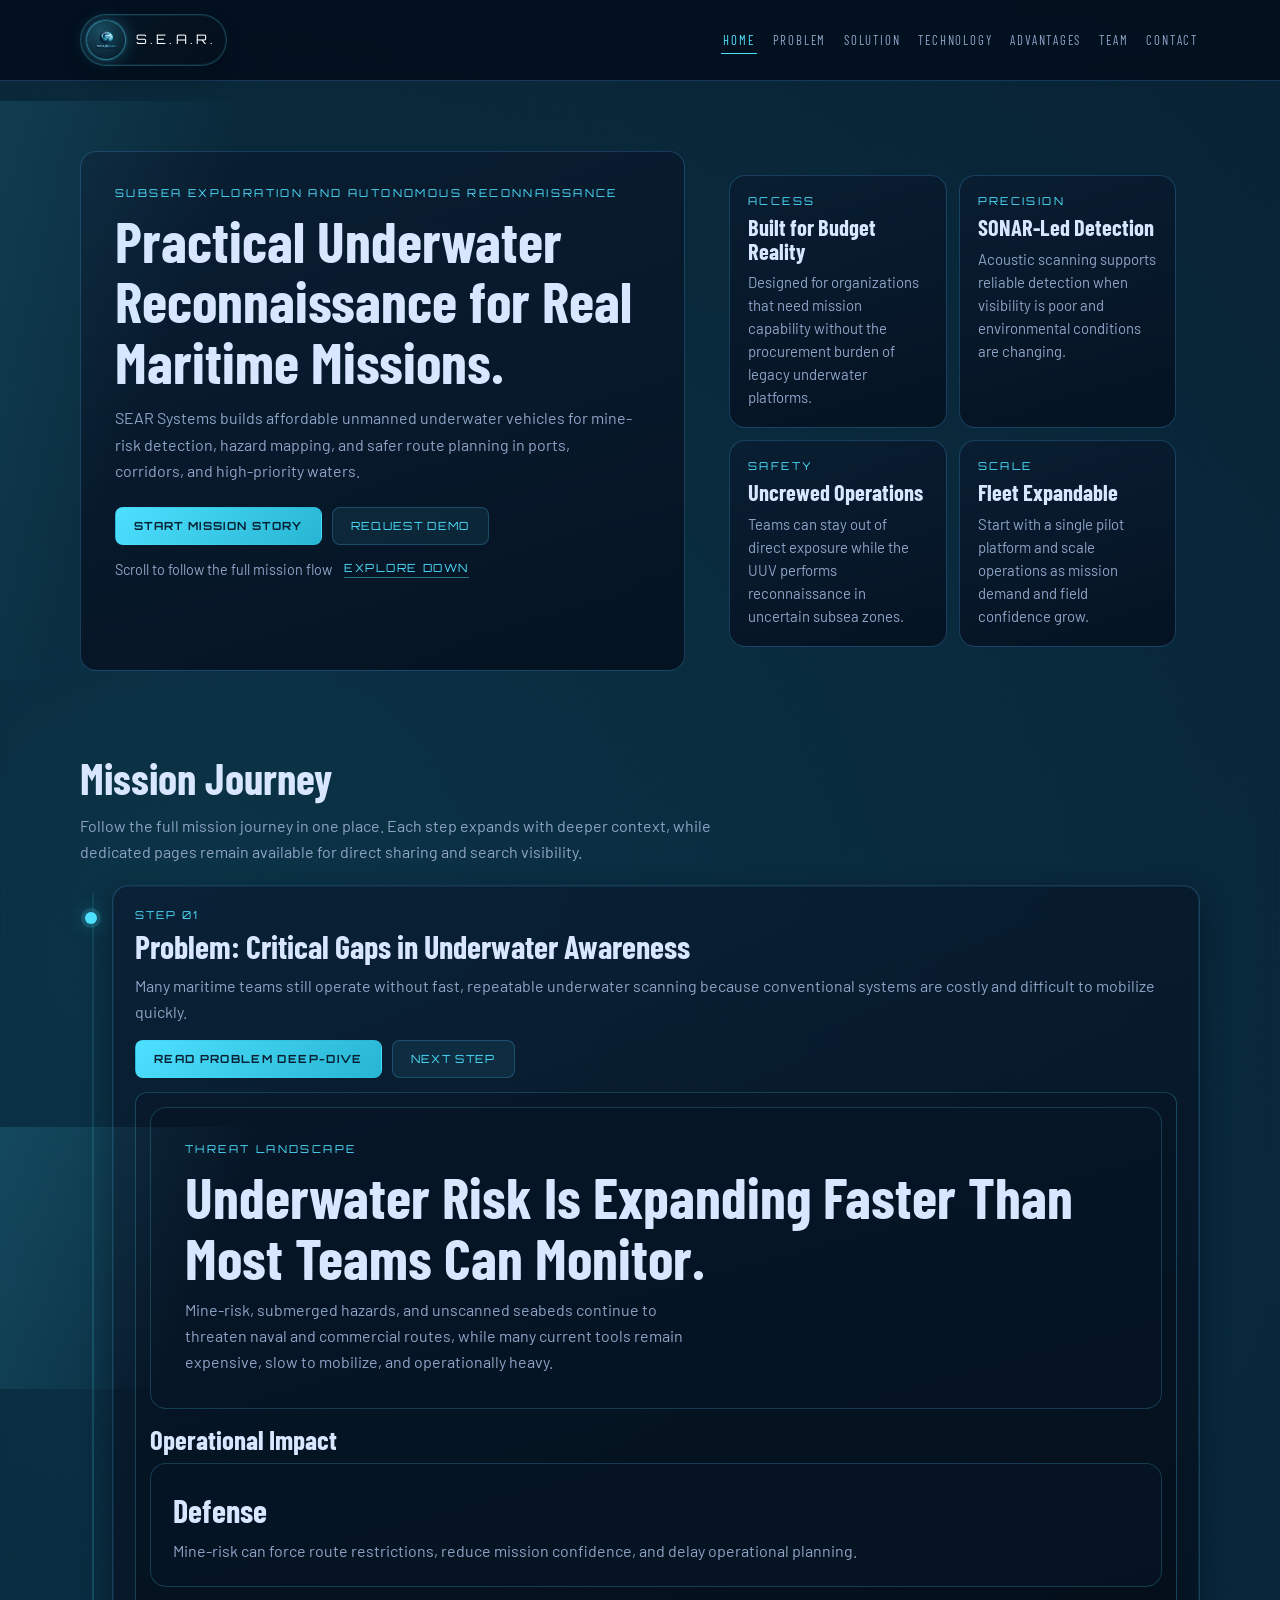
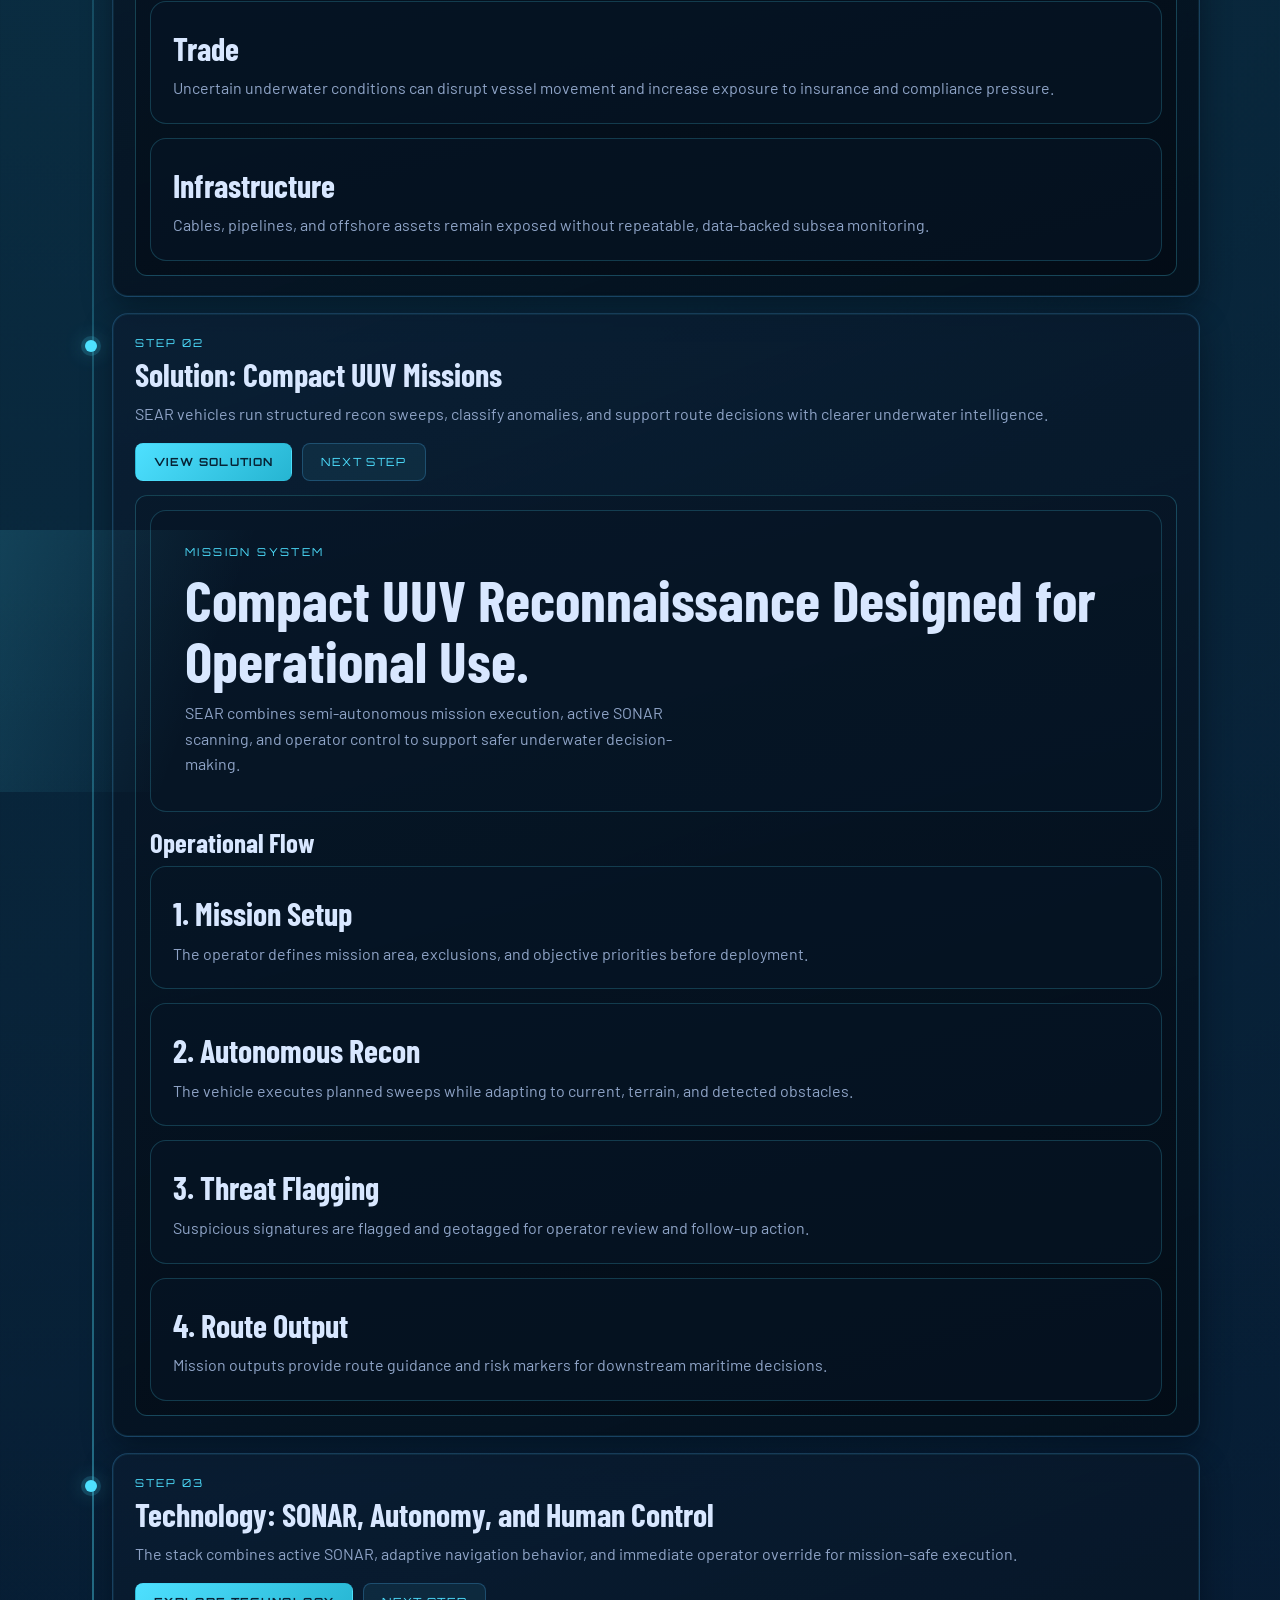
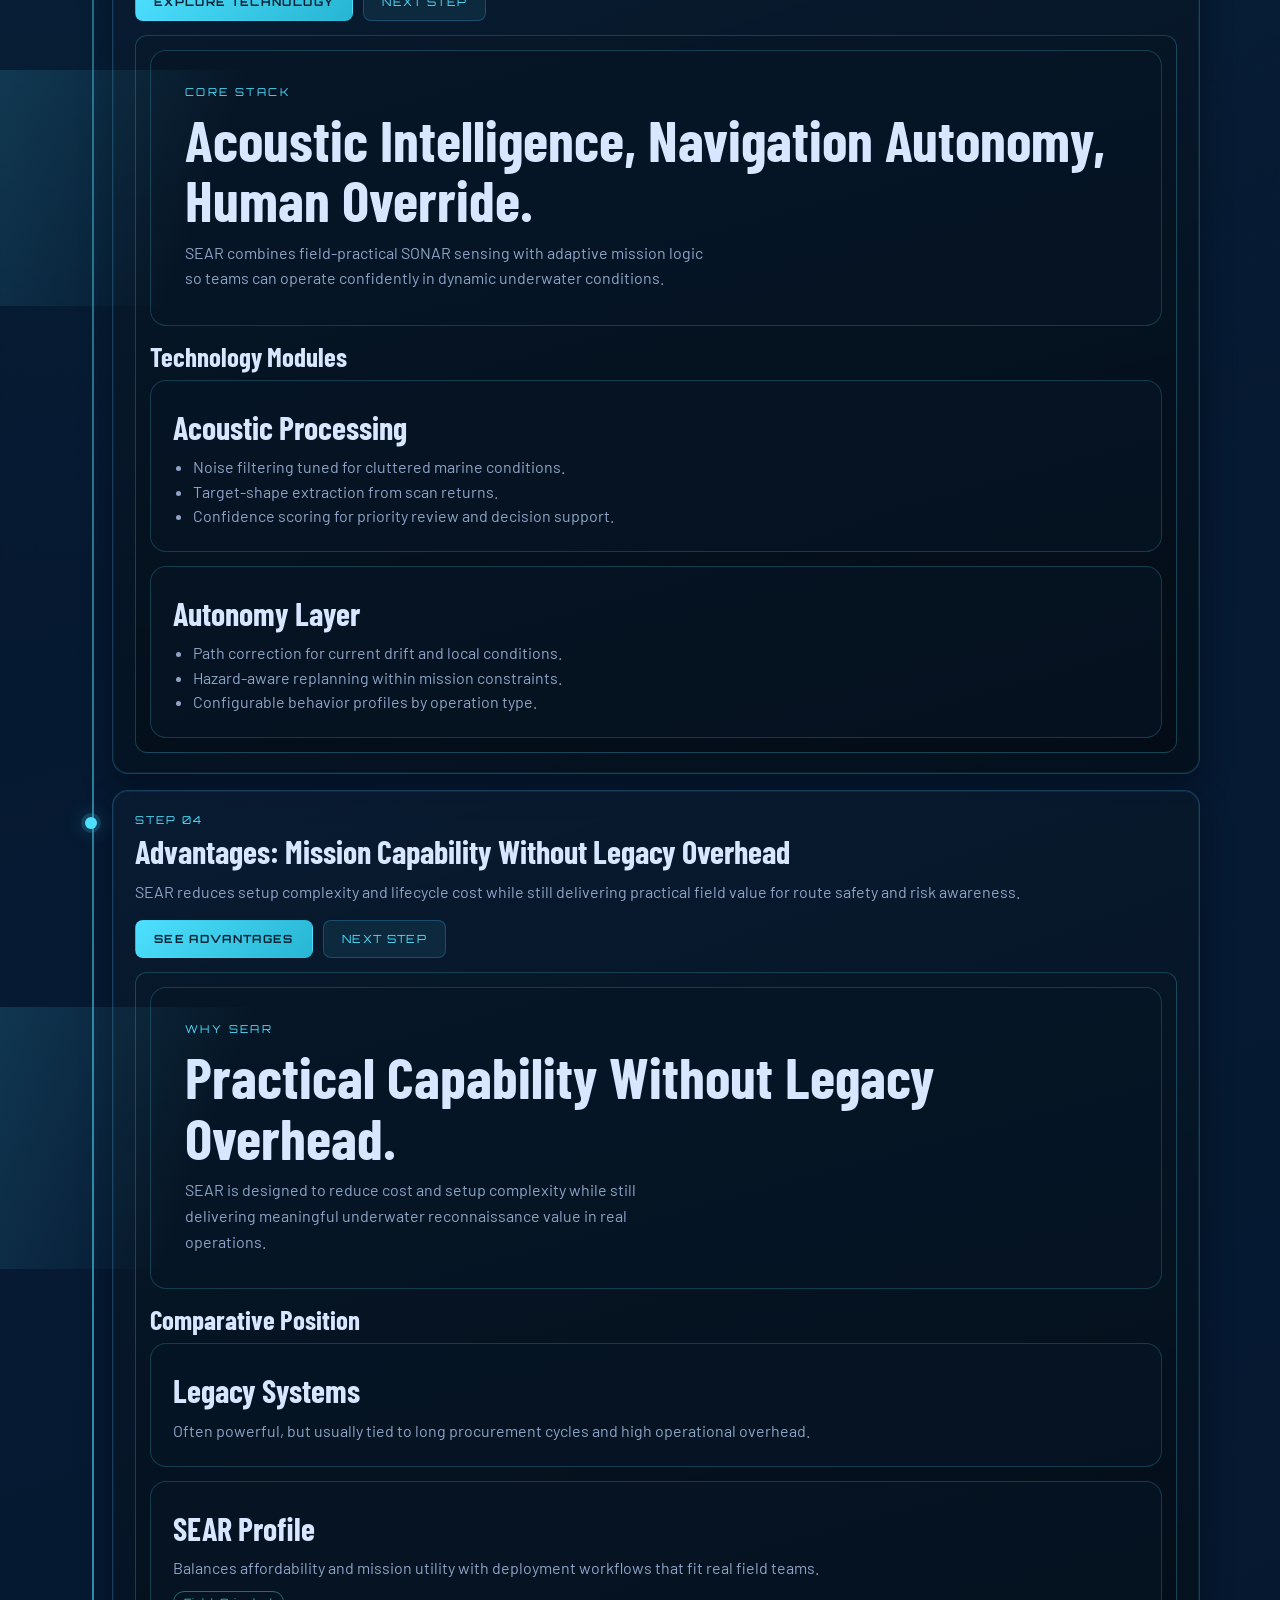
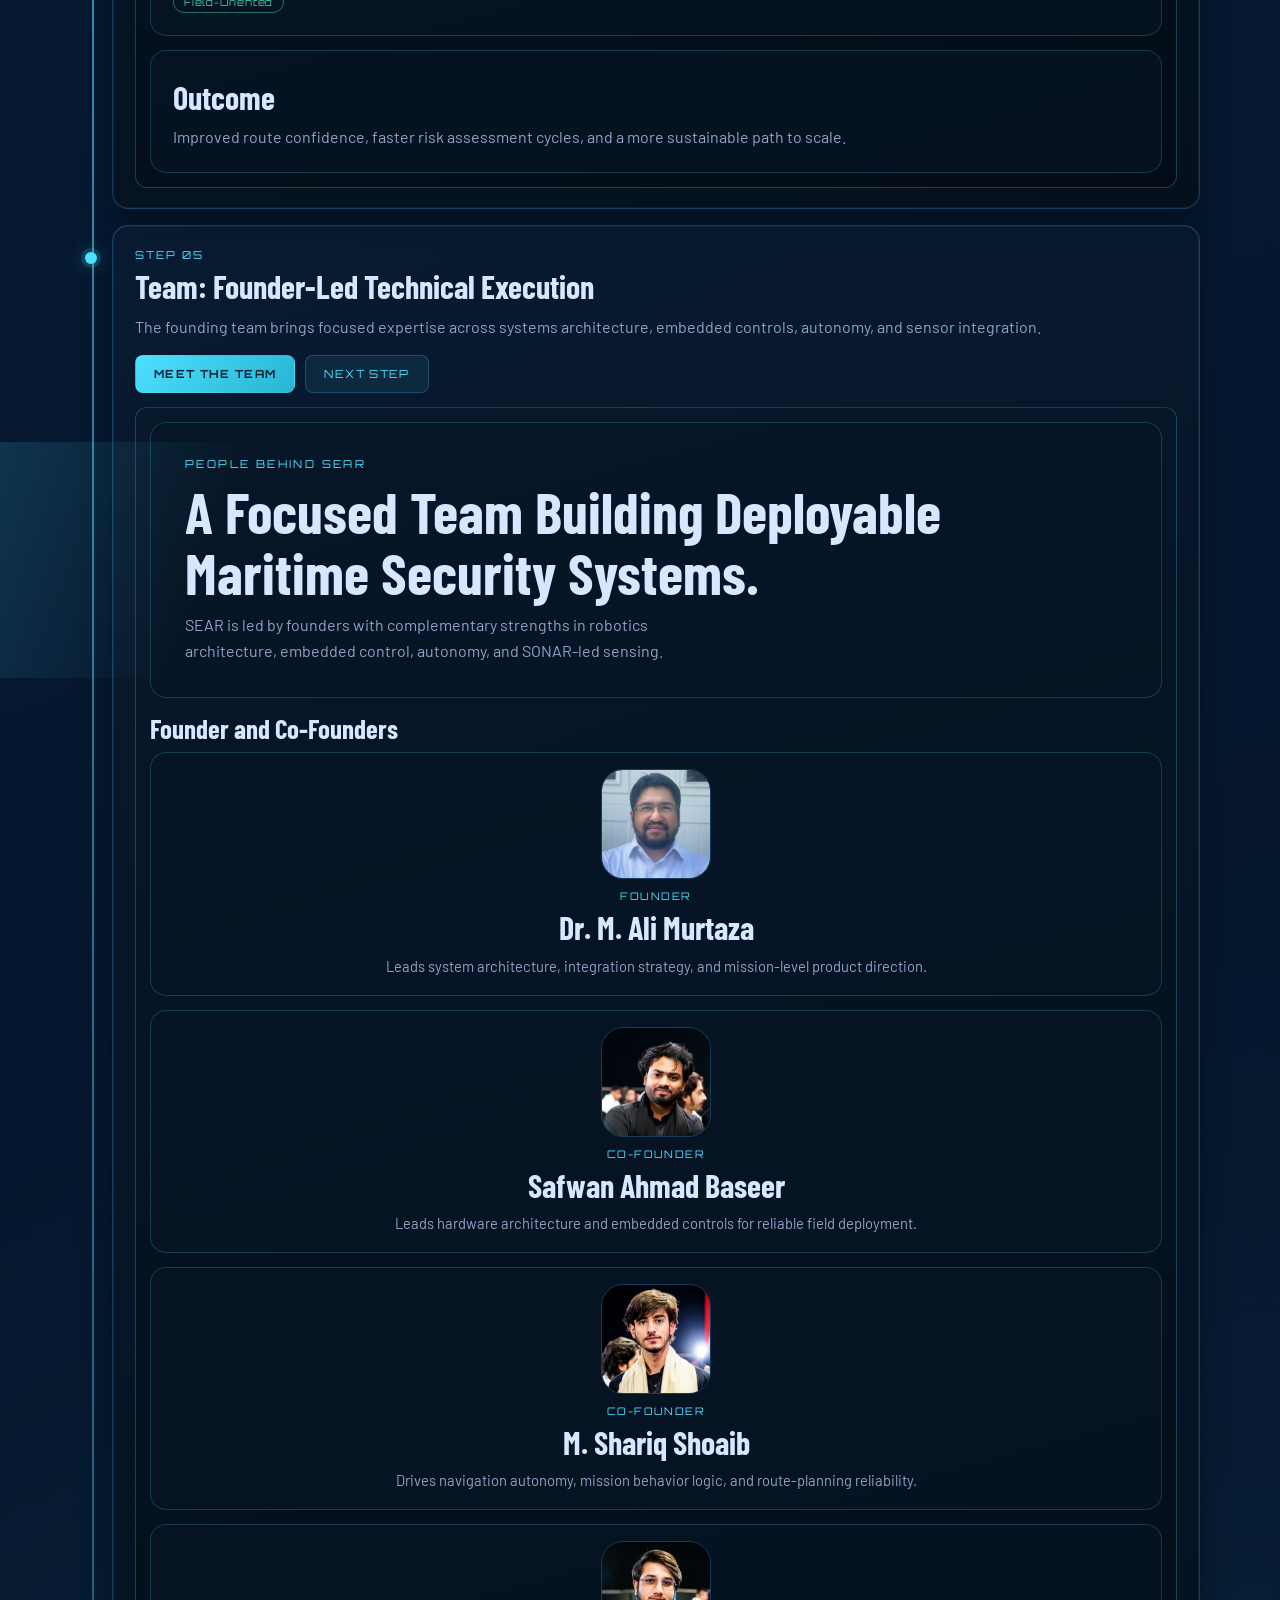
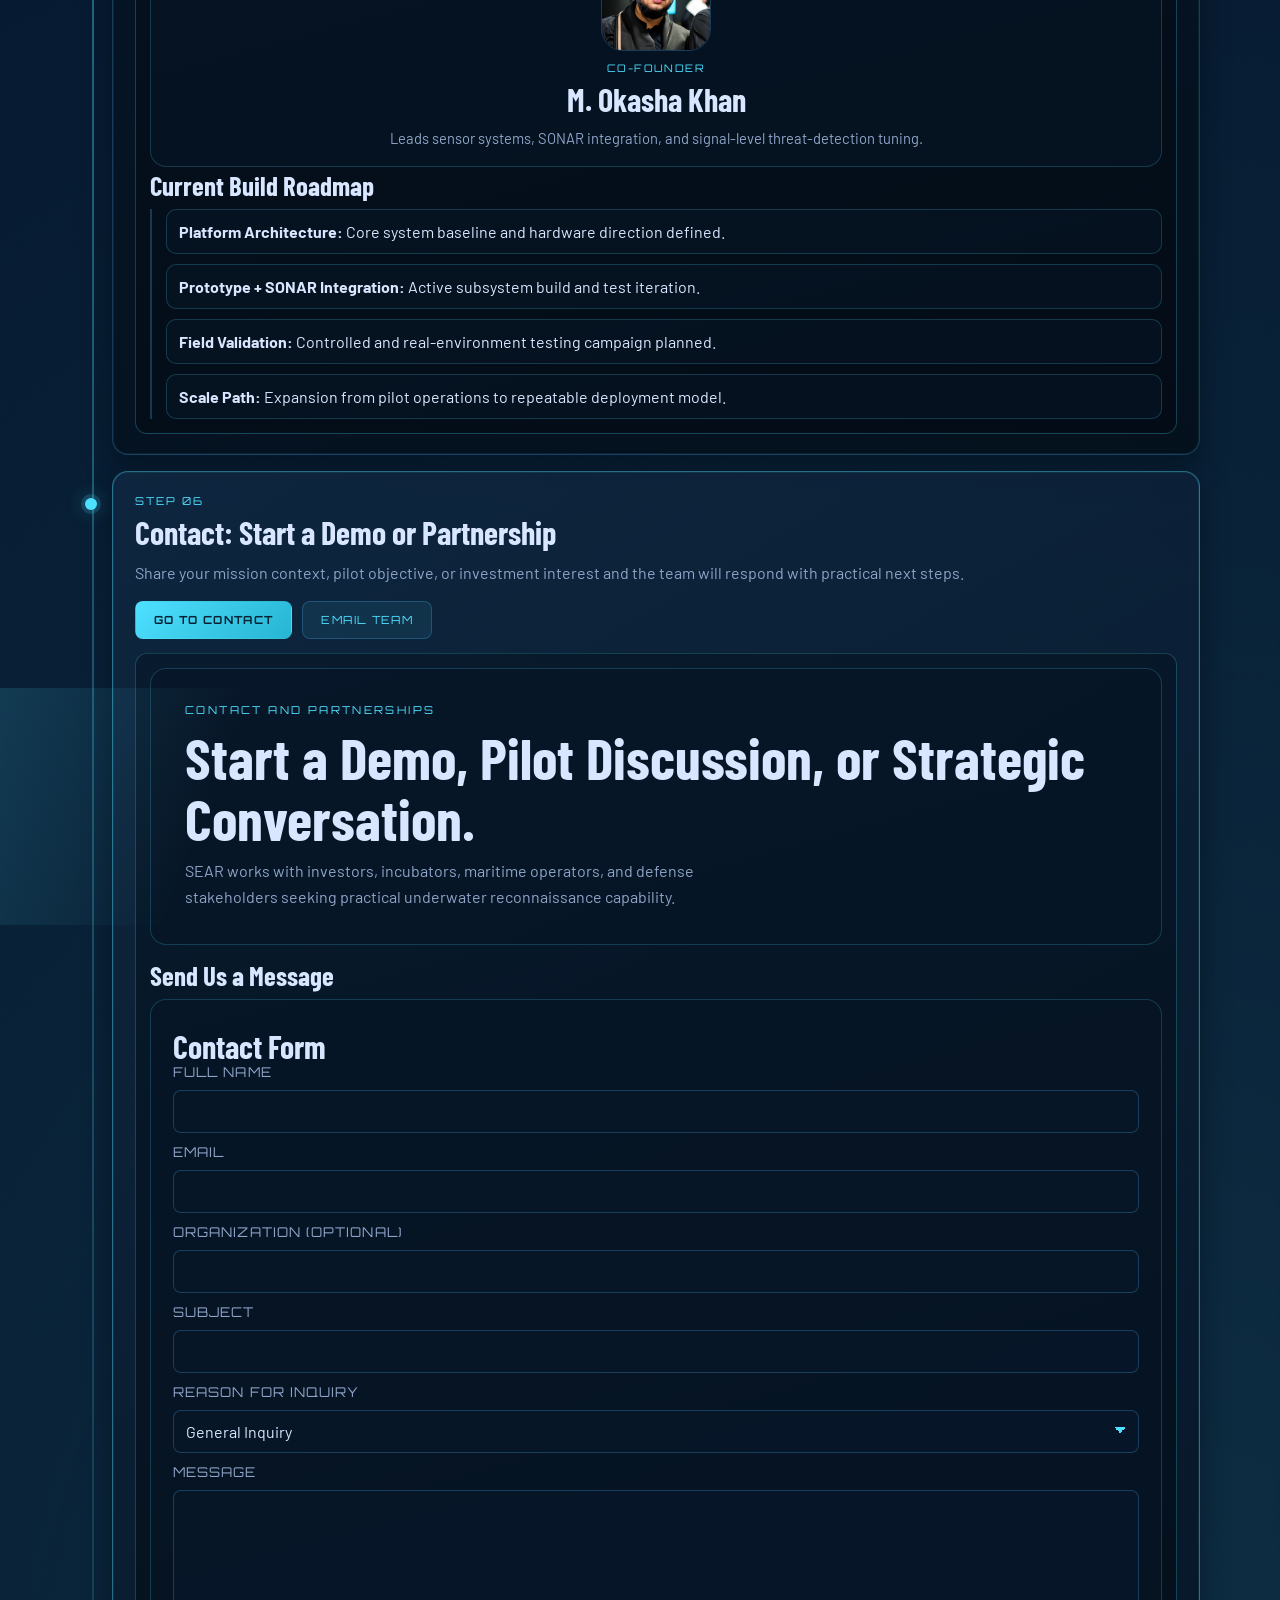
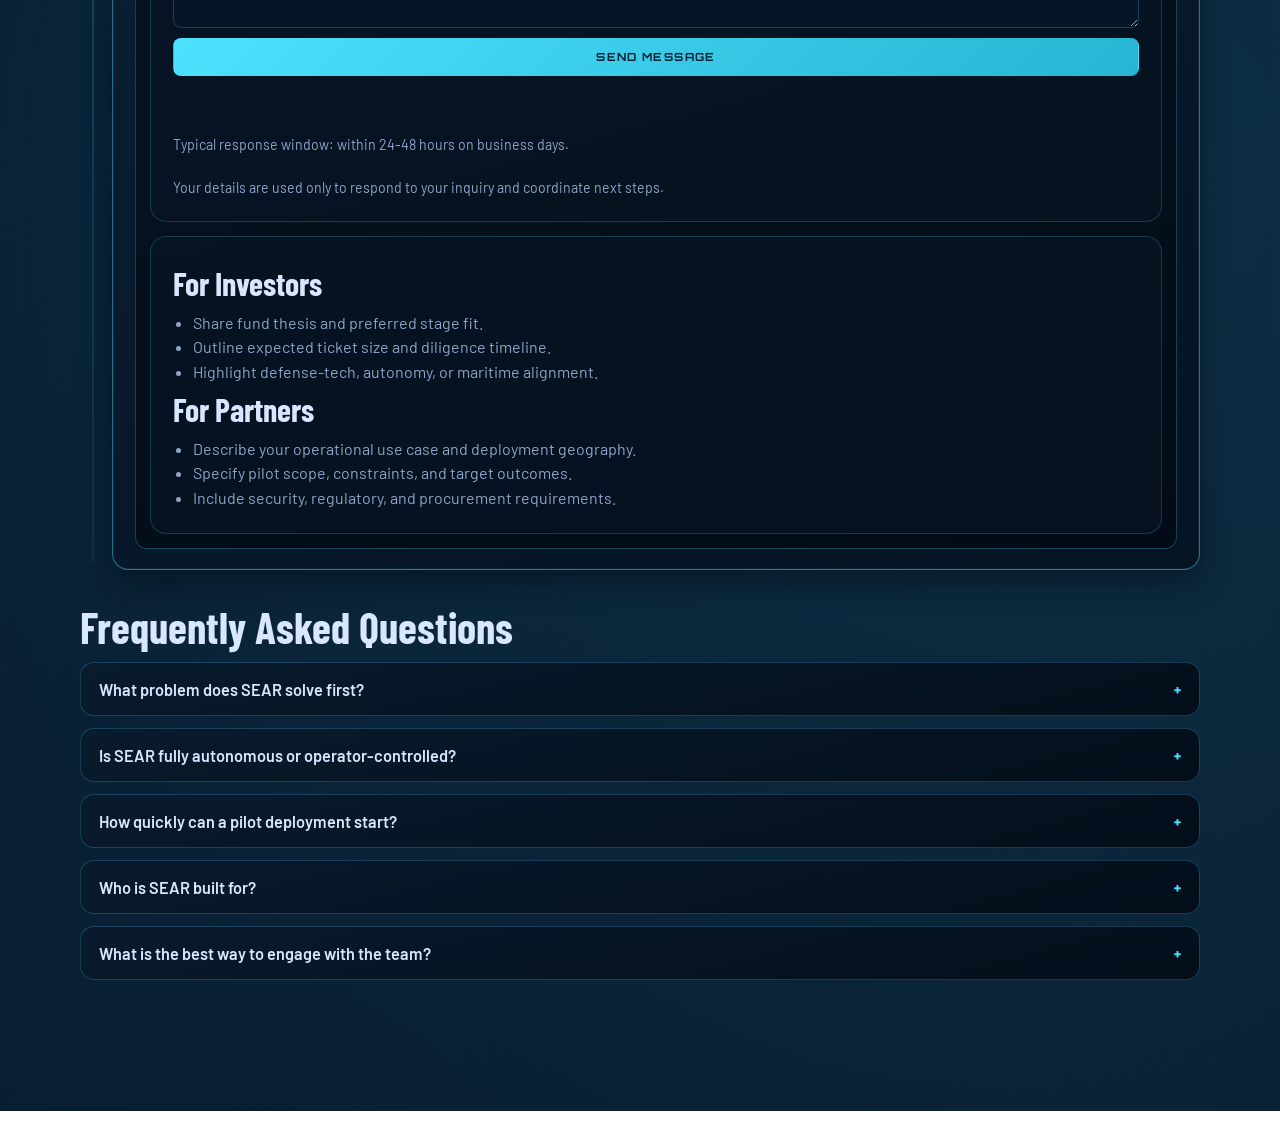
<file: index.html>
<!DOCTYPE html>
<html lang="en">
<head>
  <meta charset="UTF-8" />
  <meta name="viewport" content="width=device-width, initial-scale=1.0" />
  <title>SEAR Systems | Affordable Underwater Security and UUV Reconnaissance</title>
  <meta name="description" content="SEAR Systems builds practical unmanned underwater vehicles (UUVs) for mine-risk detection, hazard mapping, and safer maritime route planning at accessible deployment cost." />
  <meta name="robots" content="index,follow" />
  <meta property="og:title" content="SEAR Systems | Underwater Security and UUV Reconnaissance" />
  <meta property="og:description" content="Explore SEAR's one-page mission journey, technology stack, team, and contact pathways for pilots and partnerships." />
  <meta property="og:type" content="website" />
  <meta property="og:url" content="index.html" />
  <meta property="og:image" content="images/sear-logo.png" />
  <meta name="twitter:card" content="summary_large_image" />
  <meta name="twitter:title" content="SEAR Systems" />
  <meta name="twitter:description" content="Affordable underwater reconnaissance for safer maritime operations." />
  <link rel="canonical" href="index.html" />
  <link rel="preconnect" href="https://fonts.googleapis.com" />
  <link rel="preconnect" href="https://fonts.gstatic.com" crossorigin />
  <link href="https://fonts.googleapis.com/css2?family=Orbitron:wght@500;700;900&family=Barlow:wght@300;400;500;600&family=Barlow+Condensed:wght@400;600;700&display=swap" rel="stylesheet" />
  <link rel="stylesheet" href="styles.css?v=20260425a" />
  <script type="application/ld+json">
  {
    "@context": "https://schema.org",
    "@type": "Organization",
    "name": "SEAR Systems",
    "url": "index.html",
    "logo": "images/sear-logo.png",
    "email": "contact.searsystems@gmail.com",
    "description": "SEAR Systems develops affordable underwater reconnaissance platforms for mine-risk detection and maritime route safety."
  }
  </script>
  <script type="application/ld+json">
  {
    "@context": "https://schema.org",
    "@type": "FAQPage",
    "mainEntity": [
      {
        "@type": "Question",
        "name": "What problem does SEAR solve first?",
        "acceptedAnswer": {
          "@type": "Answer",
          "text": "SEAR focuses first on underwater reconnaissance in areas where mine-risk and hidden hazards disrupt maritime operations and raise safety risk for crews."
        }
      },
      {
        "@type": "Question",
        "name": "Is SEAR fully autonomous or operator-controlled?",
        "acceptedAnswer": {
          "@type": "Answer",
          "text": "SEAR uses semi-autonomous mission behavior with direct operator override, so teams can automate coverage while retaining command authority for critical decisions."
        }
      },
      {
        "@type": "Question",
        "name": "How quickly can a pilot deployment start?",
        "acceptedAnswer": {
          "@type": "Answer",
          "text": "Pilot timelines depend on location, mission scope, and approvals, but the platform is designed for compact setup and phased real-world validation."
        }
      }
    ]
  }
  </script>
</head>
<body class="page-home">
  <div class="site-shell">
    <header class="topbar">
      <div class="nav-wrap">
        <a class="brand" href="index.html" aria-label="SEAR Systems home">
          <img class="brand-logo" src="images/sear-logo.png" alt="SEAR Systems logo" />
          <span class="brand-text">S.E.A.R.</span>
        </a>
        <nav class="nav-links">
          <a data-nav href="index.html">Home</a>
          <a data-nav href="problem.html">Problem</a>
          <a data-nav href="solution.html">Solution</a>
          <a data-nav href="technology.html">Technology</a>
          <a data-nav href="advantages.html">Advantages</a>
          <a data-nav href="team.html">Team</a>
          <a data-nav href="contact.html">Contact</a>
        </nav>
      </div>
    </header>

    <section class="hero">
      <article class="hero-card">
        <div class="kicker">Subsea Exploration and Autonomous Reconnaissance</div>
        <h1>Practical Underwater Reconnaissance for Real Maritime Missions.</h1>
        <p class="lead">SEAR Systems builds affordable unmanned underwater vehicles for mine-risk detection, hazard mapping, and safer route planning in ports, corridors, and high-priority waters.</p>
        <div class="btn-row">
          <a class="btn btn-main" href="#journey">Start Mission Story</a>
          <a class="btn btn-ghost" href="contact.html">Request Demo</a>
        </div>
        <div class="flow-jump">
          <span>Scroll to follow the full mission flow</span>
          <a href="#journey" aria-label="Jump to mission journey">Explore Down</a>
        </div>
      </article>
      <aside class="matrix">
        <div class="feature">
          <div class="kicker">Access</div>
          <h3>Built for Budget Reality</h3>
          <p>Designed for organizations that need mission capability without the procurement burden of legacy underwater platforms.</p>
        </div>
        <div class="feature">
          <div class="kicker">Precision</div>
          <h3>SONAR-Led Detection</h3>
          <p>Acoustic scanning supports reliable detection when visibility is poor and environmental conditions are changing.</p>
        </div>
        <div class="feature">
          <div class="kicker">Safety</div>
          <h3>Uncrewed Operations</h3>
          <p>Teams can stay out of direct exposure while the UUV performs reconnaissance in uncertain subsea zones.</p>
        </div>
        <div class="feature">
          <div class="kicker">Scale</div>
          <h3>Fleet Expandable</h3>
          <p>Start with a single pilot platform and scale operations as mission demand and field confidence grow.</p>
        </div>
      </aside>
    </section>

    <main class="page-main home-flow" id="journey">
      <h2 class="section-title">Mission Journey</h2>
      <p class="flow-lead">Follow the full mission journey in one place. Each step expands with deeper context, while dedicated pages remain available for direct sharing and search visibility.</p>

      <div class="story-rail">
        <article class="flow-step" id="step-problem" data-flow-step data-source="problem.html">
          <div class="flow-meta">Step 01</div>
          <h3>Problem: Critical Gaps in Underwater Awareness</h3>
          <p>Many maritime teams still operate without fast, repeatable underwater scanning because conventional systems are costly and difficult to mobilize quickly.</p>
          <div class="flow-actions">
            <a class="btn btn-main" href="problem.html">Read Problem Deep-Dive</a>
            <a class="btn btn-ghost" href="#step-solution">Next Step</a>
          </div>
          <div class="inline-panel" hidden>
            <p class="inline-loading">Loading deep-dive details...</p>
          </div>
        </article>

        <article class="flow-step" id="step-solution" data-flow-step data-source="solution.html">
          <div class="flow-meta">Step 02</div>
          <h3>Solution: Compact UUV Missions</h3>
          <p>SEAR vehicles run structured recon sweeps, classify anomalies, and support route decisions with clearer underwater intelligence.</p>
          <div class="flow-actions">
            <a class="btn btn-main" href="solution.html">View Solution</a>
            <a class="btn btn-ghost" href="#step-tech">Next Step</a>
          </div>
          <div class="inline-panel" hidden>
            <p class="inline-loading">Loading deep-dive details...</p>
          </div>
        </article>

        <article class="flow-step" id="step-tech" data-flow-step data-source="technology.html">
          <div class="flow-meta">Step 03</div>
          <h3>Technology: SONAR, Autonomy, and Human Control</h3>
          <p>The stack combines active SONAR, adaptive navigation behavior, and immediate operator override for mission-safe execution.</p>
          <div class="flow-actions">
            <a class="btn btn-main" href="technology.html">Explore Technology</a>
            <a class="btn btn-ghost" href="#step-adv">Next Step</a>
          </div>
          <div class="inline-panel" hidden>
            <p class="inline-loading">Loading deep-dive details...</p>
          </div>
        </article>

        <article class="flow-step" id="step-adv" data-flow-step data-source="advantages.html">
          <div class="flow-meta">Step 04</div>
          <h3>Advantages: Mission Capability Without Legacy Overhead</h3>
          <p>SEAR reduces setup complexity and lifecycle cost while still delivering practical field value for route safety and risk awareness.</p>
          <div class="flow-actions">
            <a class="btn btn-main" href="advantages.html">See Advantages</a>
            <a class="btn btn-ghost" href="#step-team">Next Step</a>
          </div>
          <div class="inline-panel" hidden>
            <p class="inline-loading">Loading deep-dive details...</p>
          </div>
        </article>

        <article class="flow-step" id="step-team" data-flow-step data-source="team.html">
          <div class="flow-meta">Step 05</div>
          <h3>Team: Founder-Led Technical Execution</h3>
          <p>The founding team brings focused expertise across systems architecture, embedded controls, autonomy, and sensor integration.</p>
          <div class="flow-actions">
            <a class="btn btn-main" href="team.html">Meet the Team</a>
            <a class="btn btn-ghost" href="#step-contact">Next Step</a>
          </div>
          <div class="inline-panel" hidden>
            <p class="inline-loading">Loading deep-dive details...</p>
          </div>
        </article>

        <article class="flow-step flow-step-final" id="step-contact" data-flow-step data-source="contact.html">
          <div class="flow-meta">Step 06</div>
          <h3>Contact: Start a Demo or Partnership</h3>
          <p>Share your mission context, pilot objective, or investment interest and the team will respond with practical next steps.</p>
          <div class="flow-actions">
            <a class="btn btn-main" href="contact.html">Go to Contact</a>
            <a class="btn btn-ghost" href="contact.html#contact-form">Email Team</a>
          </div>
          <div class="inline-panel" hidden>
            <p class="inline-loading">Loading deep-dive details...</p>
          </div>
        </article>
      </div>

      <section class="faq-section" id="faq">
        <h2 class="section-title">Frequently Asked Questions</h2>
        <div class="faq-list">
          <article class="faq-item">
            <button class="faq-question" type="button" aria-expanded="false">
              <span>What problem does SEAR solve first?</span>
              <span class="faq-icon" aria-hidden="true">+</span>
            </button>
            <div class="faq-answer" hidden>
              <p>SEAR prioritizes underwater reconnaissance for mine-risk and hazard detection in routes where traditional systems are too expensive or too slow to deploy.</p>
            </div>
          </article>
          <article class="faq-item">
            <button class="faq-question" type="button" aria-expanded="false">
              <span>Is SEAR fully autonomous or operator-controlled?</span>
              <span class="faq-icon" aria-hidden="true">+</span>
            </button>
            <div class="faq-answer" hidden>
              <p>SEAR uses a dual-mode approach: semi-autonomous mission behavior for coverage efficiency plus human override for critical maneuvering or mission-specific decisions.</p>
            </div>
          </article>
          <article class="faq-item">
            <button class="faq-question" type="button" aria-expanded="false">
              <span>How quickly can a pilot deployment start?</span>
              <span class="faq-icon" aria-hidden="true">+</span>
            </button>
            <div class="faq-answer" hidden>
              <p>Pilot preparation depends on mission scope, but the platform is designed for compact setup, rapid field readiness, and phased validation before broader rollout.</p>
            </div>
          </article>
          <article class="faq-item">
            <button class="faq-question" type="button" aria-expanded="false">
              <span>Who is SEAR built for?</span>
              <span class="faq-icon" aria-hidden="true">+</span>
            </button>
            <div class="faq-answer" hidden>
              <p>SEAR is intended for maritime security stakeholders including defense units, port authorities, offshore operators, and organizations needing affordable subsea situational awareness.</p>
            </div>
          </article>
          <article class="faq-item">
            <button class="faq-question" type="button" aria-expanded="false">
              <span>What is the best way to engage with the team?</span>
              <span class="faq-icon" aria-hidden="true">+</span>
            </button>
            <div class="faq-answer" hidden>
              <p>Use the contact form to share your objective, geography, and timeline. The team can then route your request for investor discussion, pilot planning, or partnership evaluation.</p>
            </div>
          </article>
        </div>
      </section>
    </main>

    <footer class="footer">SEAR Systems <span id="year"></span>. Subsea Exploration and Autonomous Reconnaissance.</footer>
  </div>
  <script src="site.js?v=20260425a"></script>
</body>
</html>
</file>
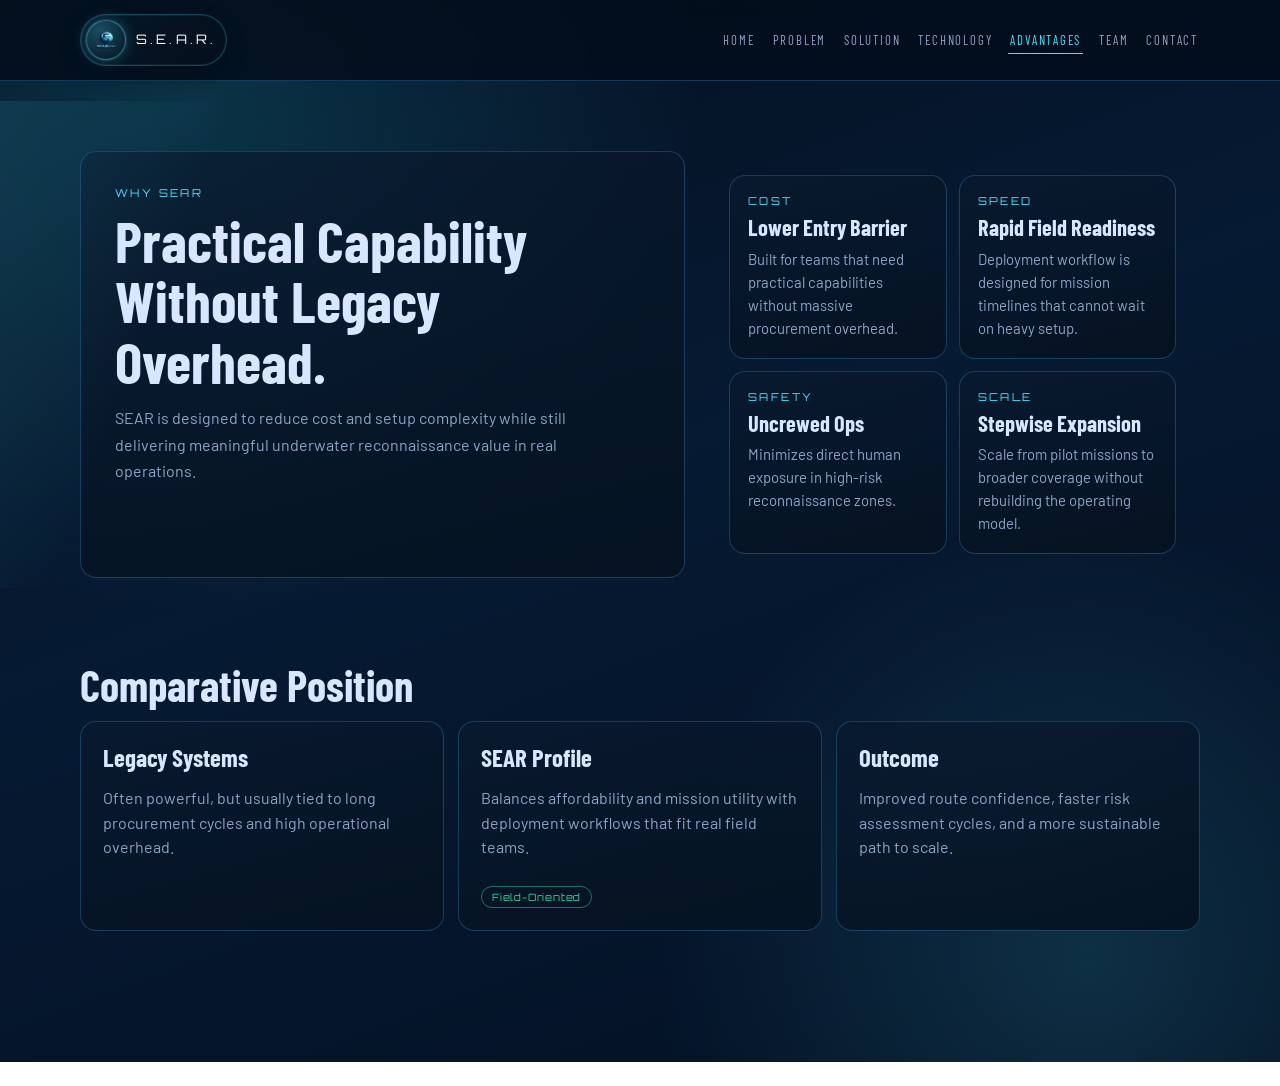
<file: advantages.html>
<!DOCTYPE html>
<html lang="en">
<head>
  <meta charset="UTF-8" />
  <meta name="viewport" content="width=device-width, initial-scale=1.0" />
  <title>Advantages of SEAR UUV Platform | Cost, Speed, Safety</title>
  <meta name="description" content="Compare SEAR's practical advantages: lower deployment burden, faster operational readiness, safer uncrewed workflows, and scalable mission architecture." />
  <meta name="robots" content="index,follow" />
  <meta property="og:title" content="SEAR Advantages" />
  <meta property="og:description" content="How SEAR improves affordability, deployment speed, and maritime safety outcomes." />
  <meta property="og:type" content="article" />
  <meta property="og:url" content="advantages.html" />
  <link rel="canonical" href="advantages.html" />
  <link rel="preconnect" href="https://fonts.googleapis.com" />
  <link rel="preconnect" href="https://fonts.gstatic.com" crossorigin />
  <link href="https://fonts.googleapis.com/css2?family=Orbitron:wght@500;700;900&family=Barlow:wght@300;400;500;600&family=Barlow+Condensed:wght@400;600;700&display=swap" rel="stylesheet" />
  <link rel="stylesheet" href="styles.css?v=20260425a" />
</head>
<body class="page-advantages">
  <div class="site-shell">
    <header class="topbar">
      <div class="nav-wrap">
        <a class="brand" href="index.html" aria-label="SEAR Systems home">
          <img class="brand-logo" src="images/sear-logo.png" alt="SEAR Systems logo" />
          <span class="brand-text">S.E.A.R.</span>
        </a>
        <nav class="nav-links">
          <a data-nav href="index.html">Home</a>
          <a data-nav href="problem.html">Problem</a>
          <a data-nav href="solution.html">Solution</a>
          <a data-nav href="technology.html">Technology</a>
          <a data-nav href="advantages.html">Advantages</a>
          <a data-nav href="team.html">Team</a>
          <a data-nav href="contact.html">Contact</a>
        </nav>
      </div>
    </header>

    <section class="hero">
      <article class="hero-card">
        <div class="kicker">Why SEAR</div>
        <h1>Practical Capability Without Legacy Overhead.</h1>
        <p class="lead">SEAR is designed to reduce cost and setup complexity while still delivering meaningful underwater reconnaissance value in real operations.</p>
      </article>
      <aside class="matrix">
        <div class="feature"><div class="kicker">Cost</div><h3>Lower Entry Barrier</h3><p>Built for teams that need practical capabilities without massive procurement overhead.</p></div>
        <div class="feature"><div class="kicker">Speed</div><h3>Rapid Field Readiness</h3><p>Deployment workflow is designed for mission timelines that cannot wait on heavy setup.</p></div>
        <div class="feature"><div class="kicker">Safety</div><h3>Uncrewed Ops</h3><p>Minimizes direct human exposure in high-risk reconnaissance zones.</p></div>
        <div class="feature"><div class="kicker">Scale</div><h3>Stepwise Expansion</h3><p>Scale from pilot missions to broader coverage without rebuilding the operating model.</p></div>
      </aside>
    </section>

    <main class="page-main">
      <h2 class="section-title">Comparative Position</h2>
      <div class="grid-3">
        <article class="panel">
          <h3>Legacy Systems</h3>
          <p>Often powerful, but usually tied to long procurement cycles and high operational overhead.</p>
        </article>
        <article class="panel">
          <h3>SEAR Profile</h3>
          <p>Balances affordability and mission utility with deployment workflows that fit real field teams.</p>
          <span class="badge good">Field-Oriented</span>
        </article>
        <article class="panel">
          <h3>Outcome</h3>
          <p>Improved route confidence, faster risk assessment cycles, and a more sustainable path to scale.</p>
        </article>
      </div>
    </main>

    <footer class="footer">SEAR Systems <span id="year"></span>. Subsea Exploration and Autonomous Reconnaissance.</footer>
  </div>
  <script src="site.js?v=20260425a"></script>
</body>
</html>
</file>
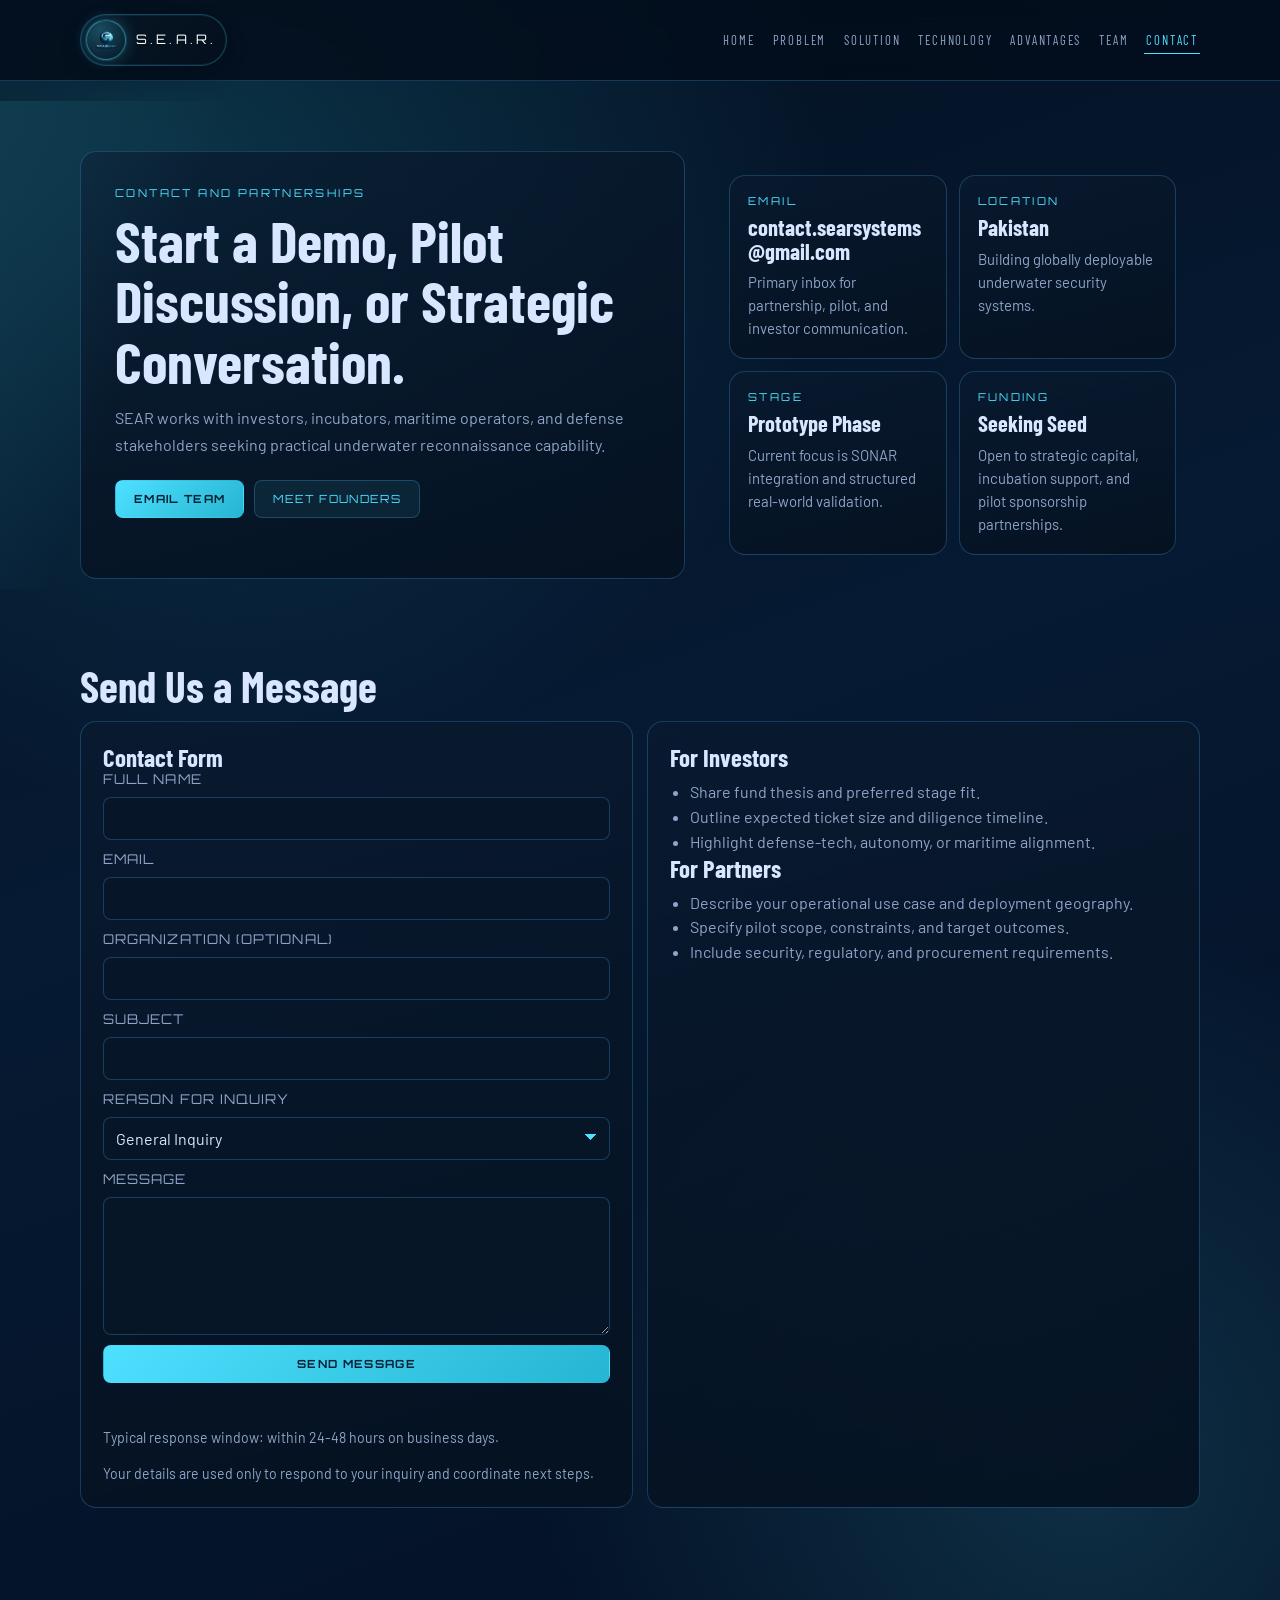
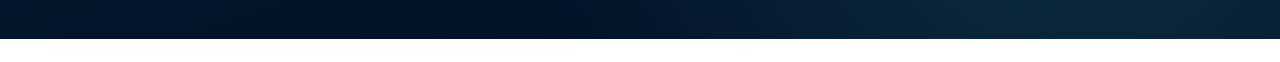
<file: contact.html>
<!DOCTYPE html>
<html lang="en">
<head>
  <meta charset="UTF-8" />
  <meta name="viewport" content="width=device-width, initial-scale=1.0" />
  <title>Contact SEAR Systems | Demo, Pilot, Investor, and Partnership Inquiries</title>
  <meta name="description" content="Contact SEAR Systems for pilot planning, investor conversations, partnerships, and maritime deployment discussions. Response target: 24-48 business hours." />
  <meta name="robots" content="index,follow" />
  <meta property="og:title" content="Contact SEAR Systems" />
  <meta property="og:description" content="Reach SEAR for demo requests, pilot opportunities, investor discussions, and strategic partnerships." />
  <meta property="og:type" content="website" />
  <meta property="og:url" content="contact.html" />
  <meta name="contact-form-endpoint" content="https://formspree.io/f/mwvagojn" />
  <link rel="canonical" href="contact.html" />
  <link rel="preconnect" href="https://fonts.googleapis.com" />
  <link rel="preconnect" href="https://fonts.gstatic.com" crossorigin />
  <link href="https://fonts.googleapis.com/css2?family=Orbitron:wght@500;700;900&family=Barlow:wght@300;400;500;600&family=Barlow+Condensed:wght@400;600;700&display=swap" rel="stylesheet" />
  <link rel="stylesheet" href="styles.css?v=20260425a" />
</head>
<body class="page-contact">
  <div class="site-shell">
    <header class="topbar">
      <div class="nav-wrap">
        <a class="brand" href="index.html" aria-label="SEAR Systems home">
          <img class="brand-logo" src="images/sear-logo.png" alt="SEAR Systems logo" />
          <span class="brand-text">S.E.A.R.</span>
        </a>
        <nav class="nav-links">
          <a data-nav href="index.html">Home</a>
          <a data-nav href="problem.html">Problem</a>
          <a data-nav href="solution.html">Solution</a>
          <a data-nav href="technology.html">Technology</a>
          <a data-nav href="advantages.html">Advantages</a>
          <a data-nav href="team.html">Team</a>
          <a data-nav href="contact.html">Contact</a>
        </nav>
      </div>
    </header>

    <section class="hero">
      <article class="hero-card">
        <div class="kicker">Contact and Partnerships</div>
        <h1>Start a Demo, Pilot Discussion, or Strategic Conversation.</h1>
        <p class="lead">SEAR works with investors, incubators, maritime operators, and defense stakeholders seeking practical underwater reconnaissance capability.</p>
        <div class="btn-row">
          <a class="btn btn-main" href="#contact-form">Email Team</a>
          <a class="btn btn-ghost" href="team.html">Meet Founders</a>
        </div>
      </article>
      <aside class="matrix">
        <div class="feature">
          <div class="kicker">Email</div>
          <h3><a href="mailto:contact.searsystems@gmail.com">contact.searsystems@gmail.com</a></h3>
          <p>Primary inbox for partnership, pilot, and investor communication.</p>
        </div>
        <div class="feature">
          <div class="kicker">Location</div>
          <h3>Pakistan</h3>
          <p>Building globally deployable underwater security systems.</p>
        </div>
        <div class="feature">
          <div class="kicker">Stage</div>
          <h3>Prototype Phase</h3>
          <p>Current focus is SONAR integration and structured real-world validation.</p>
        </div>
        <div class="feature">
          <div class="kicker">Funding</div>
          <h3>Seeking Seed</h3>
          <p>Open to strategic capital, incubation support, and pilot sponsorship partnerships.</p>
        </div>
      </aside>
    </section>

    <main class="page-main">
      <h2 class="section-title">Send Us a Message</h2>
      <div class="grid-2">
        <article class="panel">
          <h3>Contact Form</h3>
          <form id="contact-form" class="contact-form" novalidate>
            <label for="name">Full Name</label>
            <input id="name" name="name" type="text" autocomplete="name" required />

            <label for="email">Email</label>
            <input id="email" name="email" type="email" autocomplete="email" required />

            <label for="organization">Organization (Optional)</label>
            <input id="organization" name="organization" type="text" autocomplete="organization" />

            <label for="subject">Subject</label>
            <input id="subject" name="subject" type="text" required />

            <label for="reason">Reason for Inquiry</label>
            <select id="reason" name="reason">
              <option value="General Inquiry">General Inquiry</option>
              <option value="Investor Discussion">Investor Discussion</option>
              <option value="Pilot Deployment">Pilot Deployment</option>
              <option value="Strategic Partnership">Strategic Partnership</option>
              <option value="Media or Speaking">Media or Speaking</option>
            </select>

            <label class="trap-field" for="website" aria-hidden="true">Website</label>
            <input class="trap-field" id="website" name="website" type="text" tabindex="-1" autocomplete="off" aria-hidden="true" />

            <label for="message">Message</label>
            <textarea id="message" name="message" rows="6" required></textarea>

            <button id="contact-submit" class="btn btn-main" type="submit">Send Message</button>
            <p id="contact-status" class="contact-status" role="status" aria-live="polite"></p>
            <p class="contact-meta">Typical response window: within 24-48 hours on business days.</p>
            <p class="contact-meta">Your details are used only to respond to your inquiry and coordinate next steps.</p>
          </form>
        </article>
        <article class="panel">
          <h3>For Investors</h3>
          <ul>
            <li>Share fund thesis and preferred stage fit.</li>
            <li>Outline expected ticket size and diligence timeline.</li>
            <li>Highlight defense-tech, autonomy, or maritime alignment.</li>
          </ul>
          <h3>For Partners</h3>
          <ul>
            <li>Describe your operational use case and deployment geography.</li>
            <li>Specify pilot scope, constraints, and target outcomes.</li>
            <li>Include security, regulatory, and procurement requirements.</li>
          </ul>
        </article>
      </div>
    </main>

    <footer class="footer">SEAR Systems <span id="year"></span>. Subsea Exploration and Autonomous Reconnaissance.</footer>
  </div>
  <script src="site.js?v=20260425a"></script>
</body>
</html>
</file>
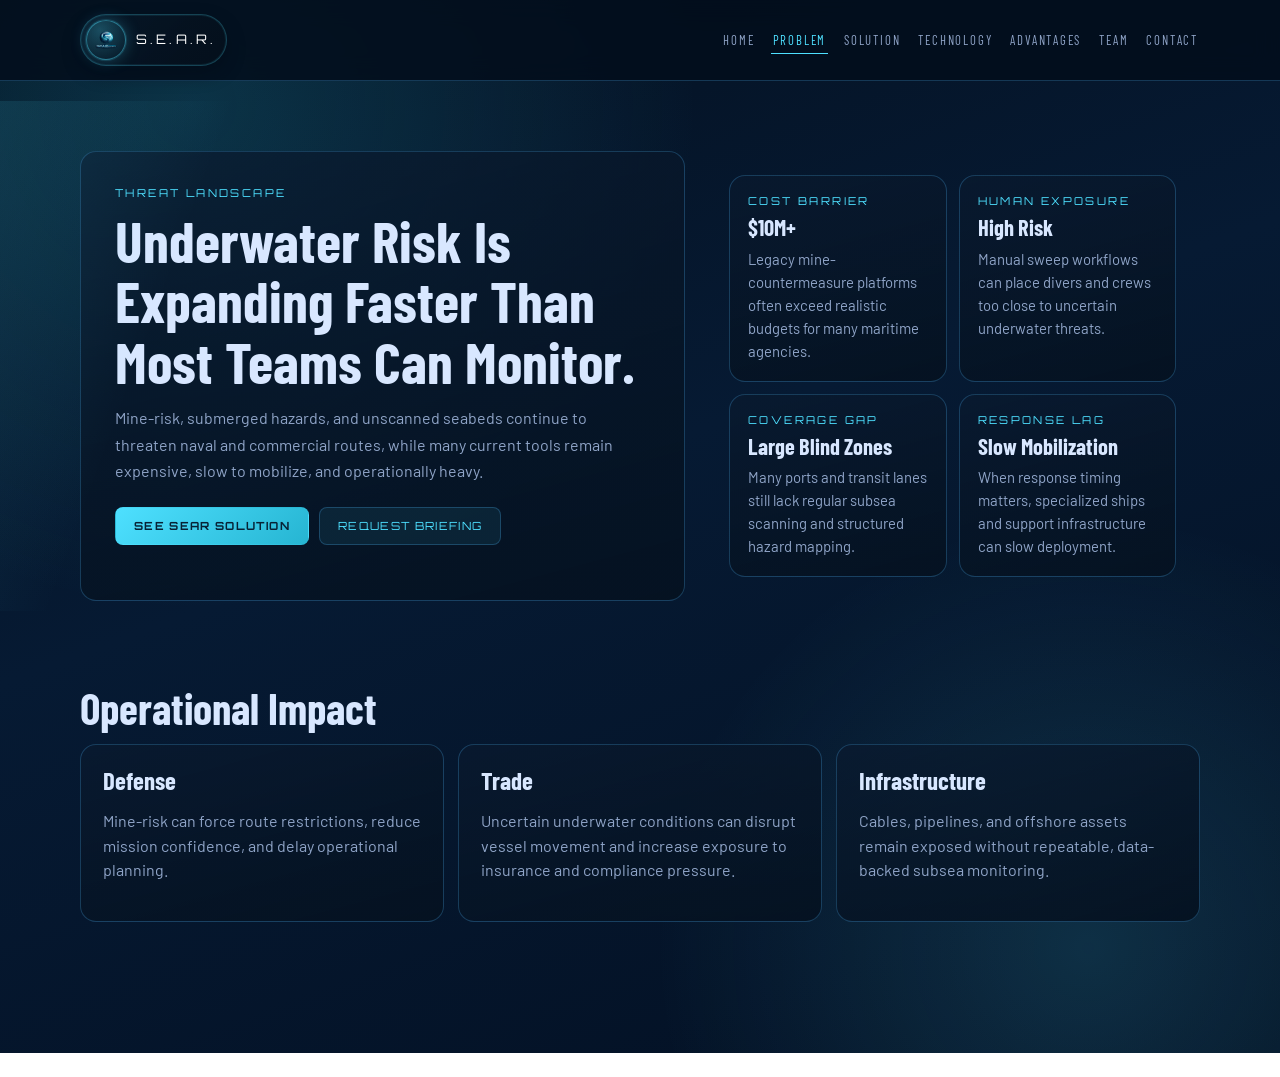
<file: problem.html>
<!DOCTYPE html>
<html lang="en">
<head>
  <meta charset="UTF-8" />
  <meta name="viewport" content="width=device-width, initial-scale=1.0" />
  <title>Underwater Security Problem | Mine Risk and Maritime Blind Spots | SEAR Systems</title>
  <meta name="description" content="Understand the underwater security problem: delayed mine-risk detection, costly legacy systems, and blind spots that affect naval readiness, ports, and maritime trade." />
  <meta name="robots" content="index,follow" />
  <meta property="og:title" content="Underwater Security Problem | SEAR Systems" />
  <meta property="og:description" content="Why existing underwater threat-detection workflows remain costly, slow, and difficult to deploy at scale." />
  <meta property="og:type" content="article" />
  <meta property="og:url" content="problem.html" />
  <link rel="canonical" href="problem.html" />
  <link rel="preconnect" href="https://fonts.googleapis.com" />
  <link rel="preconnect" href="https://fonts.gstatic.com" crossorigin />
  <link href="https://fonts.googleapis.com/css2?family=Orbitron:wght@500;700;900&family=Barlow:wght@300;400;500;600&family=Barlow+Condensed:wght@400;600;700&display=swap" rel="stylesheet" />
  <link rel="stylesheet" href="styles.css?v=20260425a" />
</head>
<body class="page-problem">
  <div class="site-shell">
    <header class="topbar">
      <div class="nav-wrap">
        <a class="brand" href="index.html" aria-label="SEAR Systems home">
          <img class="brand-logo" src="images/sear-logo.png" alt="SEAR Systems logo" />
          <span class="brand-text">S.E.A.R.</span>
        </a>
        <nav class="nav-links">
          <a data-nav href="index.html">Home</a>
          <a data-nav href="problem.html">Problem</a>
          <a data-nav href="solution.html">Solution</a>
          <a data-nav href="technology.html">Technology</a>
          <a data-nav href="advantages.html">Advantages</a>
          <a data-nav href="team.html">Team</a>
          <a data-nav href="contact.html">Contact</a>
        </nav>
      </div>
    </header>

    <section class="hero">
      <article class="hero-card">
        <div class="kicker">Threat Landscape</div>
        <h1>Underwater Risk Is Expanding Faster Than Most Teams Can Monitor.</h1>
        <p class="lead">Mine-risk, submerged hazards, and unscanned seabeds continue to threaten naval and commercial routes, while many current tools remain expensive, slow to mobilize, and operationally heavy.</p>
        <div class="btn-row">
          <a class="btn btn-main" href="solution.html">See SEAR Solution</a>
          <a class="btn btn-ghost" href="contact.html">Request Briefing</a>
        </div>
      </article>
      <aside class="matrix">
        <div class="feature">
          <div class="kicker">Cost Barrier</div>
          <h3>$10M+</h3>
          <p>Legacy mine-countermeasure platforms often exceed realistic budgets for many maritime agencies.</p>
        </div>
        <div class="feature">
          <div class="kicker">Human Exposure</div>
          <h3>High Risk</h3>
          <p>Manual sweep workflows can place divers and crews too close to uncertain underwater threats.</p>
        </div>
        <div class="feature">
          <div class="kicker">Coverage Gap</div>
          <h3>Large Blind Zones</h3>
          <p>Many ports and transit lanes still lack regular subsea scanning and structured hazard mapping.</p>
        </div>
        <div class="feature">
          <div class="kicker">Response Lag</div>
          <h3>Slow Mobilization</h3>
          <p>When response timing matters, specialized ships and support infrastructure can slow deployment.</p>
        </div>
      </aside>
    </section>

    <main class="page-main">
      <h2 class="section-title">Operational Impact</h2>
      <div class="grid-3">
        <article class="panel">
          <h3>Defense</h3>
          <p>Mine-risk can force route restrictions, reduce mission confidence, and delay operational planning.</p>
        </article>
        <article class="panel">
          <h3>Trade</h3>
          <p>Uncertain underwater conditions can disrupt vessel movement and increase exposure to insurance and compliance pressure.</p>
        </article>
        <article class="panel">
          <h3>Infrastructure</h3>
          <p>Cables, pipelines, and offshore assets remain exposed without repeatable, data-backed subsea monitoring.</p>
        </article>
      </div>
    </main>

    <footer class="footer">SEAR Systems <span id="year"></span>. Subsea Exploration and Autonomous Reconnaissance.</footer>
  </div>
  <script src="site.js?v=20260425a"></script>
</body>
</html>
</file>
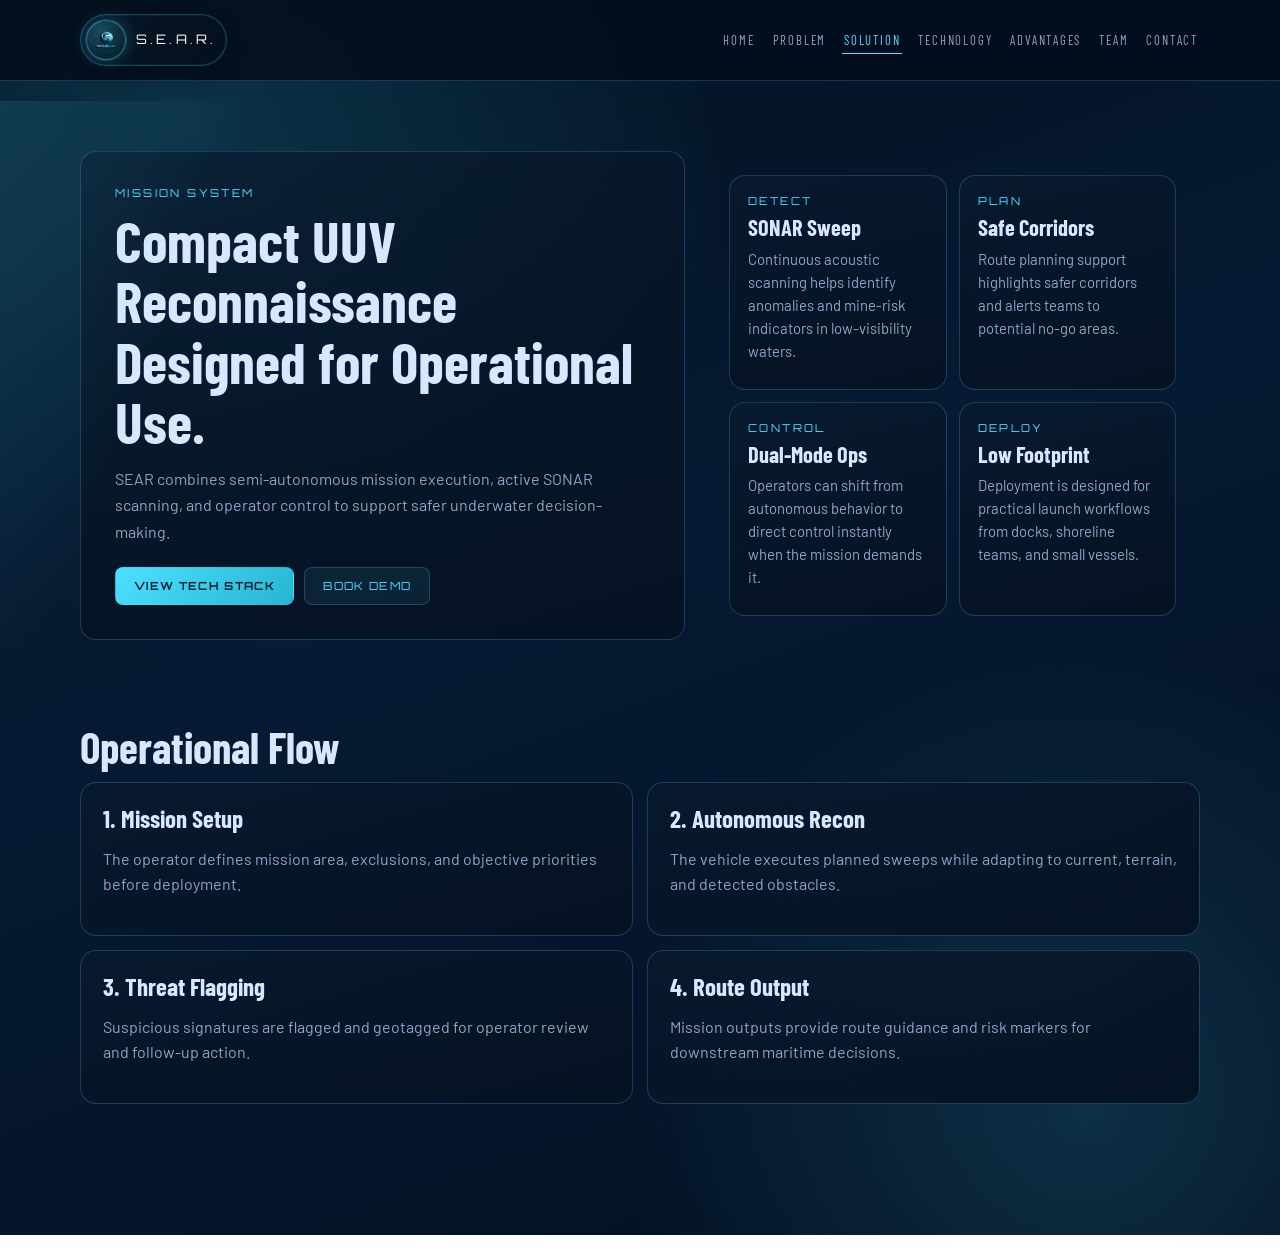
<file: solution.html>
<!DOCTYPE html>
<html lang="en">
<head>
  <meta charset="UTF-8" />
  <meta name="viewport" content="width=device-width, initial-scale=1.0" />
  <title>UUV Solution for Mine-Risk Detection and Route Safety | SEAR Systems</title>
  <meta name="description" content="See how SEAR's compact UUV platform detects underwater hazards, supports route planning, and enables safer operations with semi-autonomous missions and operator override." />
  <meta name="robots" content="index,follow" />
  <meta property="og:title" content="SEAR Solution | Compact UUV Reconnaissance" />
  <meta property="og:description" content="Semi-autonomous underwater reconnaissance with active SONAR, threat flagging, and practical mission control." />
  <meta property="og:type" content="article" />
  <meta property="og:url" content="solution.html" />
  <link rel="canonical" href="solution.html" />
  <link rel="preconnect" href="https://fonts.googleapis.com" />
  <link rel="preconnect" href="https://fonts.gstatic.com" crossorigin />
  <link href="https://fonts.googleapis.com/css2?family=Orbitron:wght@500;700;900&family=Barlow:wght@300;400;500;600&family=Barlow+Condensed:wght@400;600;700&display=swap" rel="stylesheet" />
  <link rel="stylesheet" href="styles.css?v=20260425a" />
</head>
<body class="page-solution">
  <div class="site-shell">
    <header class="topbar">
      <div class="nav-wrap">
        <a class="brand" href="index.html" aria-label="SEAR Systems home">
          <img class="brand-logo" src="images/sear-logo.png" alt="SEAR Systems logo" />
          <span class="brand-text">S.E.A.R.</span>
        </a>
        <nav class="nav-links">
          <a data-nav href="index.html">Home</a>
          <a data-nav href="problem.html">Problem</a>
          <a data-nav href="solution.html">Solution</a>
          <a data-nav href="technology.html">Technology</a>
          <a data-nav href="advantages.html">Advantages</a>
          <a data-nav href="team.html">Team</a>
          <a data-nav href="contact.html">Contact</a>
        </nav>
      </div>
    </header>

    <section class="hero">
      <article class="hero-card">
        <div class="kicker">Mission System</div>
        <h1>Compact UUV Reconnaissance Designed for Operational Use.</h1>
        <p class="lead">SEAR combines semi-autonomous mission execution, active SONAR scanning, and operator control to support safer underwater decision-making.</p>
        <div class="btn-row">
          <a class="btn btn-main" href="technology.html">View Tech Stack</a>
          <a class="btn btn-ghost" href="contact.html">Book Demo</a>
        </div>
      </article>
      <aside class="matrix">
        <div class="feature">
          <div class="kicker">Detect</div>
          <h3>SONAR Sweep</h3>
          <p>Continuous acoustic scanning helps identify anomalies and mine-risk indicators in low-visibility waters.</p>
        </div>
        <div class="feature">
          <div class="kicker">Plan</div>
          <h3>Safe Corridors</h3>
          <p>Route planning support highlights safer corridors and alerts teams to potential no-go areas.</p>
        </div>
        <div class="feature">
          <div class="kicker">Control</div>
          <h3>Dual-Mode Ops</h3>
          <p>Operators can shift from autonomous behavior to direct control instantly when the mission demands it.</p>
        </div>
        <div class="feature">
          <div class="kicker">Deploy</div>
          <h3>Low Footprint</h3>
          <p>Deployment is designed for practical launch workflows from docks, shoreline teams, and small vessels.</p>
        </div>
      </aside>
    </section>

    <main class="page-main">
      <h2 class="section-title">Operational Flow</h2>
      <div class="grid-2">
        <article class="panel">
          <h3>1. Mission Setup</h3>
          <p>The operator defines mission area, exclusions, and objective priorities before deployment.</p>
        </article>
        <article class="panel">
          <h3>2. Autonomous Recon</h3>
          <p>The vehicle executes planned sweeps while adapting to current, terrain, and detected obstacles.</p>
        </article>
        <article class="panel">
          <h3>3. Threat Flagging</h3>
          <p>Suspicious signatures are flagged and geotagged for operator review and follow-up action.</p>
        </article>
        <article class="panel">
          <h3>4. Route Output</h3>
          <p>Mission outputs provide route guidance and risk markers for downstream maritime decisions.</p>
        </article>
      </div>
    </main>

    <footer class="footer">SEAR Systems <span id="year"></span>. Subsea Exploration and Autonomous Reconnaissance.</footer>
  </div>
  <script src="site.js?v=20260425a"></script>
</body>
</html>
</file>
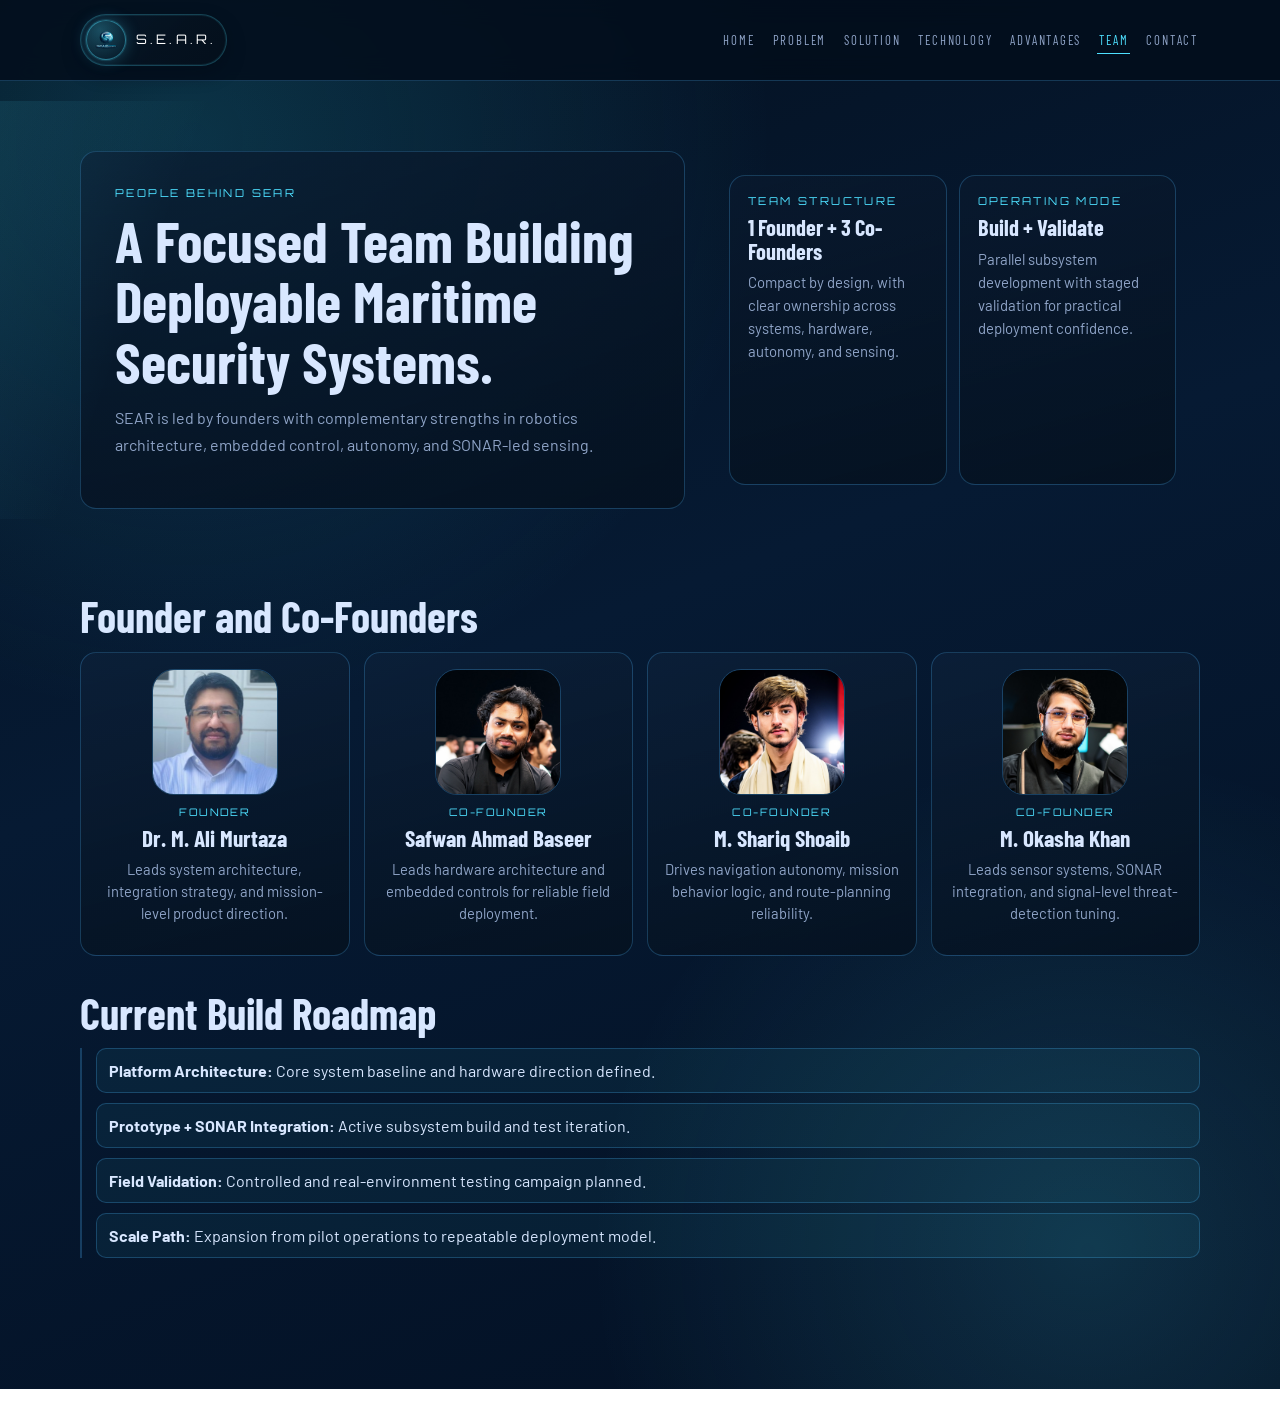
<file: team.html>
<!DOCTYPE html>
<html lang="en">
<head>
  <meta charset="UTF-8" />
  <meta name="viewport" content="width=device-width, initial-scale=1.0" />
  <title>SEAR Systems Team | Founder and Co-Founders</title>
  <meta name="description" content="Meet the SEAR Systems founder and co-founders leading architecture, hardware, autonomy, and SONAR integration for underwater security missions." />
  <meta name="robots" content="index,follow" />
  <meta property="og:title" content="SEAR Team" />
  <meta property="og:description" content="The multidisciplinary team building SEAR's deployable underwater reconnaissance platform." />
  <meta property="og:type" content="profile" />
  <meta property="og:url" content="team.html" />
  <link rel="canonical" href="team.html" />
  <link rel="preconnect" href="https://fonts.googleapis.com" />
  <link rel="preconnect" href="https://fonts.gstatic.com" crossorigin />
  <link href="https://fonts.googleapis.com/css2?family=Orbitron:wght@500;700;900&family=Barlow:wght@300;400;500;600&family=Barlow+Condensed:wght@400;600;700&display=swap" rel="stylesheet" />
  <link rel="stylesheet" href="styles.css?v=20260425a" />
</head>
<body class="page-team">
  <div class="site-shell">
    <header class="topbar">
      <div class="nav-wrap">
        <a class="brand" href="index.html" aria-label="SEAR Systems home">
          <img class="brand-logo" src="images/sear-logo.png" alt="SEAR Systems logo" />
          <span class="brand-text">S.E.A.R.</span>
        </a>
        <nav class="nav-links">
          <a data-nav href="index.html">Home</a>
          <a data-nav href="problem.html">Problem</a>
          <a data-nav href="solution.html">Solution</a>
          <a data-nav href="technology.html">Technology</a>
          <a data-nav href="advantages.html">Advantages</a>
          <a data-nav href="team.html">Team</a>
          <a data-nav href="contact.html">Contact</a>
        </nav>
      </div>
    </header>

    <section class="hero">
      <article class="hero-card">
        <div class="kicker">People Behind SEAR</div>
        <h1>A Focused Team Building Deployable Maritime Security Systems.</h1>
        <p class="lead">SEAR is led by founders with complementary strengths in robotics architecture, embedded control, autonomy, and SONAR-led sensing.</p>
      </article>
      <aside class="matrix">
        <div class="feature">
          <div class="kicker">Team Structure</div>
          <h3>1 Founder + 3 Co-Founders</h3>
          <p>Compact by design, with clear ownership across systems, hardware, autonomy, and sensing.</p>
        </div>
        <div class="feature">
          <div class="kicker">Operating Mode</div>
          <h3>Build + Validate</h3>
          <p>Parallel subsystem development with staged validation for practical deployment confidence.</p>
        </div>
      </aside>
    </section>

    <main class="page-main">
      <h2 class="section-title">Founder and Co-Founders</h2>
      <div class="team-grid">
        <article class="person-card">
          <img class="person-avatar" src="images/AliMurtaza.jpg" alt="Portrait of Dr. M. Ali Murtaza, founder of SEAR Systems" />
          <div class="person-role">Founder</div>
          <h3 class="person-name">Dr. M. Ali Murtaza</h3>
          <p class="person-bio">Leads system architecture, integration strategy, and mission-level product direction.</p>
        </article>
        <article class="person-card">
          <img class="person-avatar" src="images/Safwan.jpeg" alt="Portrait of Safwan Ahmad Baseer, co-founder of SEAR Systems" />
          <div class="person-role">Co-Founder</div>
          <h3 class="person-name">Safwan Ahmad Baseer</h3>
          <p class="person-bio">Leads hardware architecture and embedded controls for reliable field deployment.</p>
        </article>
        <article class="person-card">
          <img class="person-avatar" src="images/Shariq.jpeg" alt="Portrait of M. Shariq Shoaib, co-founder of SEAR Systems" />
          <div class="person-role">Co-Founder</div>
          <h3 class="person-name">M. Shariq Shoaib</h3>
          <p class="person-bio">Drives navigation autonomy, mission behavior logic, and route-planning reliability.</p>
        </article>
        <article class="person-card">
          <img class="person-avatar" src="images/Okasha.jpeg" alt="Portrait of M. Okasha Khan, co-founder of SEAR Systems" />
          <div class="person-role">Co-Founder</div>
          <h3 class="person-name">M. Okasha Khan</h3>
          <p class="person-bio">Leads sensor systems, SONAR integration, and signal-level threat-detection tuning.</p>
        </article>
      </div>

      <h2 class="section-title">Current Build Roadmap</h2>
      <div class="timeline">
        <div class="item"><strong>Platform Architecture:</strong> Core system baseline and hardware direction defined.</div>
        <div class="item"><strong>Prototype + SONAR Integration:</strong> Active subsystem build and test iteration.</div>
        <div class="item"><strong>Field Validation:</strong> Controlled and real-environment testing campaign planned.</div>
        <div class="item"><strong>Scale Path:</strong> Expansion from pilot operations to repeatable deployment model.</div>
      </div>
    </main>

    <footer class="footer">SEAR Systems <span id="year"></span>. Subsea Exploration and Autonomous Reconnaissance.</footer>
  </div>
  <script src="site.js?v=20260425a"></script>
</body>
</html>
</file>
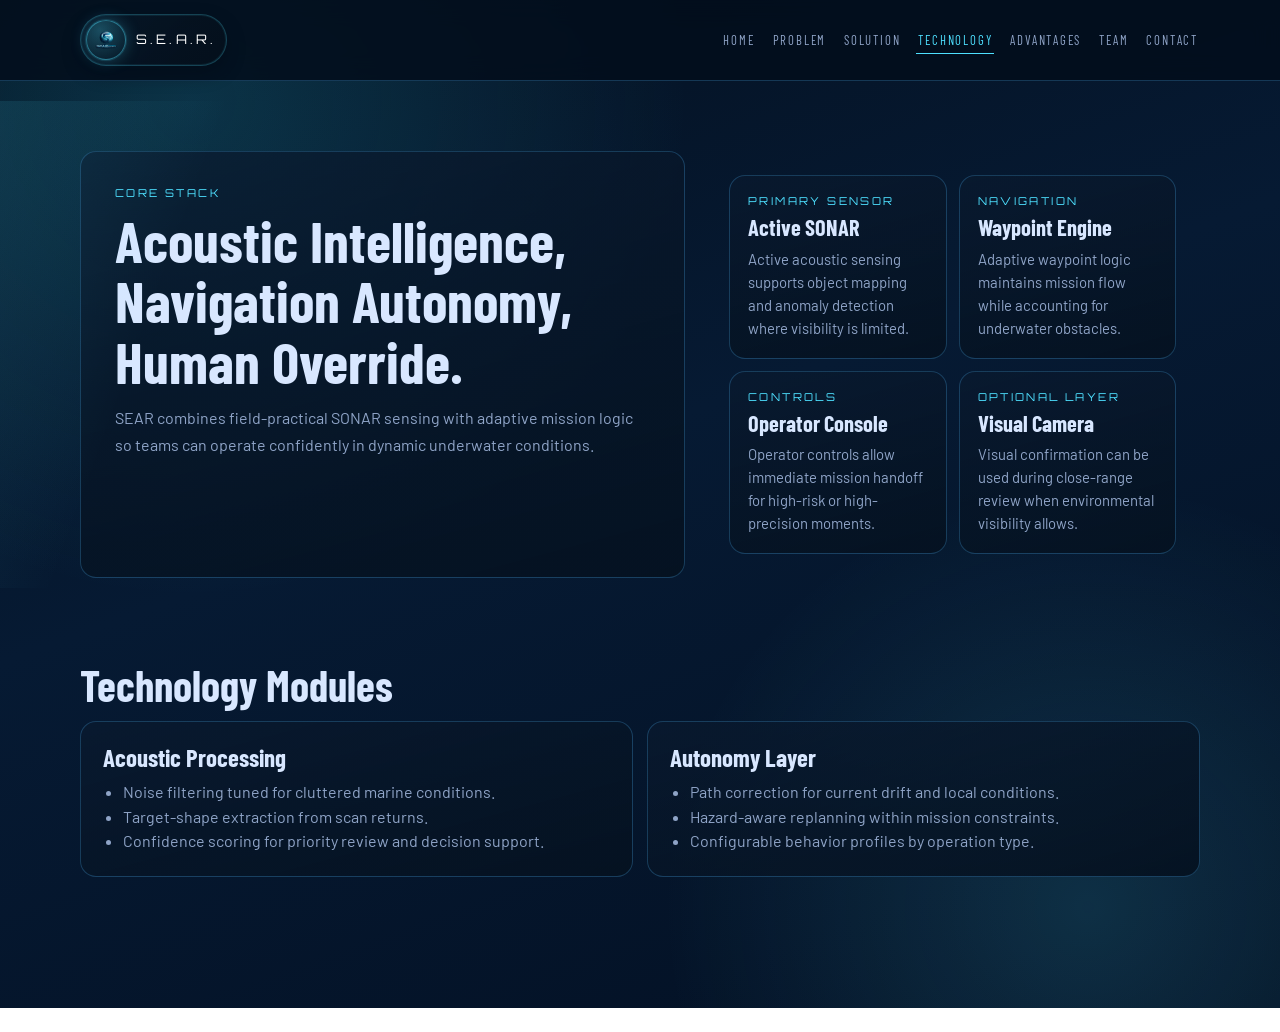
<file: technology.html>
<!DOCTYPE html>
<html lang="en">
<head>
  <meta charset="UTF-8" />
  <meta name="viewport" content="width=device-width, initial-scale=1.0" />
  <title>SONAR, Autonomy, and UUV Control Stack | SEAR Systems Technology</title>
  <meta name="description" content="Explore SEAR's technology stack, including active SONAR sensing, adaptive waypoint navigation, and operator control for underwater mission safety." />
  <meta name="robots" content="index,follow" />
  <meta property="og:title" content="SEAR Technology Stack" />
  <meta property="og:description" content="Active SONAR, autonomy logic, and mission controls built for practical underwater reconnaissance." />
  <meta property="og:type" content="article" />
  <meta property="og:url" content="technology.html" />
  <link rel="canonical" href="technology.html" />
  <link rel="preconnect" href="https://fonts.googleapis.com" />
  <link rel="preconnect" href="https://fonts.gstatic.com" crossorigin />
  <link href="https://fonts.googleapis.com/css2?family=Orbitron:wght@500;700;900&family=Barlow:wght@300;400;500;600&family=Barlow+Condensed:wght@400;600;700&display=swap" rel="stylesheet" />
  <link rel="stylesheet" href="styles.css?v=20260425a" />
</head>
<body class="page-technology">
  <div class="site-shell">
    <header class="topbar">
      <div class="nav-wrap">
        <a class="brand" href="index.html" aria-label="SEAR Systems home">
          <img class="brand-logo" src="images/sear-logo.png" alt="SEAR Systems logo" />
          <span class="brand-text">S.E.A.R.</span>
        </a>
        <nav class="nav-links">
          <a data-nav href="index.html">Home</a>
          <a data-nav href="problem.html">Problem</a>
          <a data-nav href="solution.html">Solution</a>
          <a data-nav href="technology.html">Technology</a>
          <a data-nav href="advantages.html">Advantages</a>
          <a data-nav href="team.html">Team</a>
          <a data-nav href="contact.html">Contact</a>
        </nav>
      </div>
    </header>

    <section class="hero">
      <article class="hero-card">
        <div class="kicker">Core Stack</div>
        <h1>Acoustic Intelligence, Navigation Autonomy, Human Override.</h1>
        <p class="lead">SEAR combines field-practical SONAR sensing with adaptive mission logic so teams can operate confidently in dynamic underwater conditions.</p>
      </article>
      <aside class="matrix">
        <div class="feature">
          <div class="kicker">Primary Sensor</div>
          <h3>Active SONAR</h3>
          <p>Active acoustic sensing supports object mapping and anomaly detection where visibility is limited.</p>
        </div>
        <div class="feature">
          <div class="kicker">Navigation</div>
          <h3>Waypoint Engine</h3>
          <p>Adaptive waypoint logic maintains mission flow while accounting for underwater obstacles.</p>
        </div>
        <div class="feature">
          <div class="kicker">Controls</div>
          <h3>Operator Console</h3>
          <p>Operator controls allow immediate mission handoff for high-risk or high-precision moments.</p>
        </div>
        <div class="feature">
          <div class="kicker">Optional Layer</div>
          <h3>Visual Camera</h3>
          <p>Visual confirmation can be used during close-range review when environmental visibility allows.</p>
        </div>
      </aside>
    </section>

    <main class="page-main">
      <h2 class="section-title">Technology Modules</h2>
      <div class="grid-2">
        <article class="panel">
          <h3>Acoustic Processing</h3>
          <ul>
            <li>Noise filtering tuned for cluttered marine conditions.</li>
            <li>Target-shape extraction from scan returns.</li>
            <li>Confidence scoring for priority review and decision support.</li>
          </ul>
        </article>
        <article class="panel">
          <h3>Autonomy Layer</h3>
          <ul>
            <li>Path correction for current drift and local conditions.</li>
            <li>Hazard-aware replanning within mission constraints.</li>
            <li>Configurable behavior profiles by operation type.</li>
          </ul>
        </article>
      </div>
    </main>

    <footer class="footer">SEAR Systems <span id="year"></span>. Subsea Exploration and Autonomous Reconnaissance.</footer>
  </div>
  <script src="site.js?v=20260425a"></script>
</body>
</html>
</file>
<file: styles.css>
:root {
  --bg: #04101f;
  --bg-mid: #0a1a2f;
  --bg-alt: #0f2741;
  --ink: #d8e7ff;
  --ink-dim: #8fa4c7;
  --line: rgba(78, 185, 255, 0.25);
  --accent: #4ee0ff;
  --accent-2: #26b5d2;
  --good: #3ad29f;
}

* {
  box-sizing: border-box;
}

html,
body {
  margin: 0;
  padding: 0;
  overflow-x: hidden;
  scroll-behavior: smooth;
  background: radial-gradient(circle at 15% 10%, rgba(38, 181, 210, 0.2), transparent 35%),
    radial-gradient(circle at 85% 90%, rgba(78, 224, 255, 0.14), transparent 30%),
    linear-gradient(160deg, var(--bg), #061a33 45%, #031023 100%);
  color: var(--ink);
  font-family: "Barlow", sans-serif;
}

body {
  position: relative;
}

body::before {
  content: "";
  position: fixed;
  inset: 0;
  background-image: var(--page-image);
  background-size: cover;
  background-position: center;
  opacity: 0.18;
  filter: saturate(0.75) brightness(0.55);
  z-index: -2;
  transform: scale(1.06);
  animation: bg-pan 28s ease-in-out infinite alternate;
}

body.page-home {
  --page-image: url("https://images.unsplash.com/photo-1484291470158-b8f8d608850d?auto=format&fit=crop&w=1900&q=80");
}

body.page-problem {
  --page-image: url("https://images.unsplash.com/photo-1517420704952-d9f39e95b43e?auto=format&fit=crop&w=1900&q=80");
}

body.page-solution {
  --page-image: url("https://images.unsplash.com/photo-1483683804023-6ccdb62f86ef?auto=format&fit=crop&w=1900&q=80");
}

body.page-technology {
  --page-image: url("https://images.unsplash.com/photo-1473186578172-c141e6798cf4?auto=format&fit=crop&w=1900&q=80");
}

body.page-advantages {
  --page-image: url("https://images.unsplash.com/photo-1500930287596-c1ecaa373bb2?auto=format&fit=crop&w=1900&q=80");
}

body.page-team {
  --page-image: url("https://images.unsplash.com/photo-1521737604893-d14cc237f11d?auto=format&fit=crop&w=1900&q=80");
}

body.page-contact {
  --page-image: url("https://images.unsplash.com/photo-1446776877081-d282a0f896e2?auto=format&fit=crop&w=1900&q=80");
}

a {
  color: inherit;
  text-decoration: none;
}

.site-shell {
  min-height: 100vh;
}

.topbar {
  position: sticky;
  top: 0;
  z-index: 10;
  backdrop-filter: blur(12px);
  background: rgba(3, 14, 28, 0.85);
  border-bottom: 1px solid var(--line);
}

.nav-wrap {
  max-width: 1160px;
  margin: 0 auto;
  padding: 14px 20px;
  display: flex;
  align-items: center;
  justify-content: space-between;
  gap: 12px;
}

.brand {
  display: inline-flex;
  align-items: center;
  gap: 10px;
  padding: 5px 10px 5px 5px;
  border-radius: 999px;
  border: 1px solid rgba(78, 224, 255, 0.24);
  background: linear-gradient(135deg, rgba(7, 24, 40, 0.86), rgba(4, 16, 28, 0.96));
  box-shadow: inset 0 0 0 1px rgba(78, 224, 255, 0.08), 0 8px 18px rgba(3, 12, 22, 0.45);
  font-family: "Orbitron", monospace;
  letter-spacing: 0.24em;
  font-size: 0.82rem;
  color: white;
  transition: transform 220ms ease, border-color 220ms ease, box-shadow 220ms ease;
}

.brand:hover {
  transform: translateY(-1px);
  border-color: rgba(78, 224, 255, 0.5);
  box-shadow: inset 0 0 0 1px rgba(78, 224, 255, 0.16), 0 12px 22px rgba(3, 12, 22, 0.58);
}

.brand-logo {
  width: 40px;
  height: 40px;
  max-width: 40px;
  max-height: 40px;
  border-radius: 999px;
  padding: 5px;
  object-fit: contain;
  border: 1px solid rgba(78, 224, 255, 0.4);
  background: radial-gradient(circle at 35% 25%, rgba(78, 224, 255, 0.28), rgba(5, 21, 36, 0.92));
  box-shadow: 0 0 0 1px rgba(78, 224, 255, 0.14), 0 0 16px rgba(78, 224, 255, 0.28);
  flex-shrink: 0;
  animation: logo-breathe 3.6s ease-in-out infinite;
}

.topbar .brand-logo {
  width: 40px !important;
  height: 40px !important;
  max-width: 40px !important;
  max-height: 40px !important;
}

.brand-text {
  display: inline-block;
  line-height: 1;
}

.nav-links {
  display: flex;
  flex-wrap: wrap;
  gap: 14px;
}

.nav-links a {
  font-family: "Barlow Condensed", sans-serif;
  text-transform: uppercase;
  letter-spacing: 0.14em;
  color: var(--ink-dim);
  font-size: 0.8rem;
  padding: 5px 2px;
  border-bottom: 1px solid transparent;
}

.nav-links a:hover,
.nav-links a.active {
  color: var(--accent);
  border-color: var(--accent);
}

.hero {
  max-width: 1160px;
  margin: 0 auto;
  padding: 70px 20px 30px;
  display: grid;
  grid-template-columns: 1.1fr 0.9fr;
  gap: 20px;
  position: relative;
  isolation: isolate;
}

.hero::before {
  content: "";
  position: absolute;
  inset: 20px;
  border-radius: 20px;
  background-image: var(--page-image);
  background-size: cover;
  background-position: center;
  opacity: 0.1;
  filter: saturate(0.9);
  z-index: -1;
}

.hero::after {
  content: "";
  position: absolute;
  inset: 20px;
  border-radius: 20px;
  background: linear-gradient(110deg, transparent 12%, rgba(78, 224, 255, 0.16) 45%, transparent 72%);
  transform: translateX(-70%);
  animation: hero-scan 8.5s ease-in-out infinite;
  pointer-events: none;
}

.hero-card,
.panel,
.feature {
  border: 1px solid var(--line);
  background: linear-gradient(165deg, rgba(10, 26, 47, 0.7), rgba(5, 18, 33, 0.95));
  border-radius: 16px;
  transition: transform 280ms ease, box-shadow 280ms ease, border-color 280ms ease;
}

.hero-card {
  padding: 34px;
}

.kicker {
  font-family: "Orbitron", monospace;
  font-size: 0.68rem;
  letter-spacing: 0.22em;
  color: var(--accent);
  text-transform: uppercase;
}

h1,
h2,
h3 {
  margin: 0;
  line-height: 1.05;
  font-family: "Barlow Condensed", sans-serif;
}

h1 {
  margin-top: 10px;
  font-size: clamp(2rem, 4.5vw, 4rem);
}

.lead {
  margin-top: 14px;
  color: var(--ink-dim);
  line-height: 1.65;
  max-width: 58ch;
}

.btn-row {
  margin-top: 22px;
  display: flex;
  flex-wrap: wrap;
  gap: 10px;
}

.btn {
  border: 1px solid transparent;
  padding: 11px 18px;
  border-radius: 8px;
  font-family: "Orbitron", monospace;
  font-size: 0.7rem;
  letter-spacing: 0.12em;
  text-transform: uppercase;
  display: inline-flex;
  align-items: center;
  justify-content: center;
  transition: transform 220ms ease, box-shadow 220ms ease, border-color 220ms ease;
}

.btn:hover {
  transform: translateY(-2px);
  box-shadow: 0 12px 24px rgba(0, 0, 0, 0.25);
}

.btn-main {
  background: linear-gradient(135deg, var(--accent), var(--accent-2));
  color: #072235;
  font-weight: 700;
}

.btn-ghost {
  border-color: var(--line);
  color: var(--accent);
  background: rgba(78, 224, 255, 0.08);
}

.flow-jump {
  margin-top: 16px;
  display: flex;
  align-items: center;
  gap: 12px;
  color: var(--ink-dim);
  font-size: 0.9rem;
}

.flow-jump a {
  font-family: "Orbitron", monospace;
  font-size: 0.7rem;
  text-transform: uppercase;
  letter-spacing: 0.14em;
  color: var(--accent);
  border-bottom: 1px solid rgba(78, 224, 255, 0.45);
  padding-bottom: 2px;
}

.matrix {
  display: grid;
  grid-template-columns: repeat(2, minmax(0, 1fr));
  gap: 12px;
  padding: 24px;
}

.feature {
  padding: 18px;
  animation: card-breathe 6s ease-in-out infinite;
}

.feature:nth-child(2) {
  animation-delay: 500ms;
}

.feature:nth-child(3) {
  animation-delay: 900ms;
}

.feature:nth-child(4) {
  animation-delay: 1200ms;
}

.feature h3 {
  margin-top: 8px;
  font-size: 1.4rem;
  overflow-wrap: anywhere;
  word-break: break-word;
}

.feature p {
  margin: 8px 0 0;
  color: var(--ink-dim);
  line-height: 1.55;
  font-size: 0.93rem;
  overflow-wrap: anywhere;
  word-break: break-word;
}

.feature h3 a {
  overflow-wrap: anywhere;
  word-break: break-word;
}

.panel:hover,
.feature:hover,
.hero-card:hover {
  transform: translateY(-4px);
  border-color: rgba(78, 224, 255, 0.5);
  box-shadow: 0 14px 30px rgba(5, 19, 35, 0.5);
}

.auto-reveal {
  opacity: 0;
  transform: translateY(24px) scale(0.985);
  transition: opacity 720ms ease, transform 720ms ease;
  transition-delay: var(--delay, 0ms);
}

.auto-reveal.is-visible {
  opacity: 1;
  transform: translateY(0) scale(1);
}

.page-main {
  max-width: 1160px;
  margin: 0 auto;
  padding: 20px 20px 70px;
}

.grid-3,
.grid-2 {
  display: grid;
  gap: 14px;
}

.grid-3 {
  grid-template-columns: repeat(3, minmax(0, 1fr));
}

.grid-2 {
  grid-template-columns: repeat(2, minmax(0, 1fr));
}

.panel {
  padding: 22px;
}

.panel h3 {
  font-size: 1.55rem;
}

.panel p,
.panel li {
  color: var(--ink-dim);
  line-height: 1.55;
}

.panel ul {
  margin: 10px 0 0;
  padding-left: 20px;
}

.contact-form {
  display: grid;
  gap: 10px;
}

.trap-field {
  position: absolute !important;
  left: -9999px !important;
  width: 1px !important;
  height: 1px !important;
  opacity: 0 !important;
  pointer-events: none !important;
}

.contact-form label {
  font-size: 0.84rem;
  font-family: "Orbitron", monospace;
  letter-spacing: 0.08em;
  text-transform: uppercase;
  color: var(--ink-dim);
}

.contact-form input,
.contact-form select,
.contact-form textarea {
  width: 100%;
  border-radius: 8px;
  border: 1px solid var(--line);
  background: rgba(7, 23, 40, 0.9);
  color: var(--ink);
  padding: 11px 12px;
  font-family: "Barlow", sans-serif;
  font-size: 1rem;
}

.contact-form input:focus,
.contact-form select:focus,
.contact-form textarea:focus {
  outline: none;
  border-color: rgba(78, 224, 255, 0.75);
  box-shadow: 0 0 0 2px rgba(78, 224, 255, 0.2);
}

.contact-form select {
  appearance: none;
  background-image: linear-gradient(45deg, transparent 50%, var(--accent) 50%), linear-gradient(135deg, var(--accent) 50%, transparent 50%);
  background-position: calc(100% - 18px) calc(50% - 2px), calc(100% - 12px) calc(50% - 2px);
  background-size: 6px 6px, 6px 6px;
  background-repeat: no-repeat;
  padding-right: 34px;
}

.contact-form textarea {
  resize: vertical;
  min-height: 130px;
}

.contact-form button[disabled] {
  opacity: 0.6;
  cursor: not-allowed;
}

.contact-status {
  margin: 2px 0 0;
  min-height: 1.2em;
  font-size: 0.92rem;
}

.contact-status.is-success {
  color: var(--good);
}

.contact-status.is-error {
  color: #ff8f8f;
}

.toast-stack {
  position: fixed;
  right: 18px;
  bottom: 18px;
  z-index: 1200;
  display: grid;
  gap: 10px;
  width: min(92vw, 360px);
  pointer-events: none;
}

.toast {
  border: 1px solid var(--line);
  border-radius: 12px;
  background: linear-gradient(160deg, rgba(5, 18, 33, 0.96), rgba(8, 27, 47, 0.9));
  color: var(--ink);
  padding: 11px 13px;
  font-size: 0.9rem;
  line-height: 1.45;
  box-shadow: 0 14px 28px rgba(0, 0, 0, 0.35);
  transform: translateY(8px);
  opacity: 0;
  transition: transform 220ms ease, opacity 220ms ease;
}

.toast.is-visible {
  transform: translateY(0);
  opacity: 1;
}

.toast-success {
  border-color: rgba(58, 210, 159, 0.5);
  box-shadow: 0 14px 28px rgba(0, 0, 0, 0.32), 0 0 0 1px rgba(58, 210, 159, 0.2);
}

.toast-error {
  border-color: rgba(255, 143, 143, 0.48);
  box-shadow: 0 14px 28px rgba(0, 0, 0, 0.32), 0 0 0 1px rgba(255, 143, 143, 0.16);
}

.contact-meta {
  margin: 4px 0 0;
  color: #9ab2d7;
  font-size: 0.88rem;
  line-height: 1.45;
}

.section-title {
  margin: 35px 0 12px;
  font-size: clamp(1.9rem, 3.6vw, 2.7rem);
}

.footer {
  border-top: 1px solid var(--line);
  padding: 16px 20px 28px;
  color: #6f87ad;
  text-align: center;
  font-size: 0.84rem;
}

.timeline {
  border-left: 2px solid var(--line);
  padding-left: 14px;
  display: grid;
  gap: 10px;
}

.timeline .item {
  background: rgba(78, 224, 255, 0.06);
  border: 1px solid var(--line);
  border-radius: 10px;
  padding: 12px;
}

.home-flow {
  position: relative;
}

.flow-lead {
  margin: 0;
  max-width: 72ch;
  color: var(--ink-dim);
  line-height: 1.6;
}

.story-rail {
  margin-top: 20px;
  display: grid;
  gap: 16px;
  position: relative;
  padding-left: 32px;
}

.story-rail::before {
  content: "";
  position: absolute;
  left: 12px;
  top: 8px;
  bottom: 8px;
  width: 2px;
  background: linear-gradient(to bottom, rgba(78, 224, 255, 0.1), rgba(78, 224, 255, 0.62), rgba(78, 224, 255, 0.08));
}

.flow-step {
  position: relative;
  border: 1px solid var(--line);
  border-radius: 16px;
  background: linear-gradient(160deg, rgba(10, 28, 49, 0.74), rgba(4, 16, 28, 0.94));
  padding: 22px 22px 20px;
  box-shadow: 0 12px 30px rgba(2, 9, 18, 0.45), inset 0 0 0 1px rgba(78, 224, 255, 0.08);
  transition: transform 240ms ease, border-color 240ms ease, box-shadow 240ms ease;
}

.flow-step::before {
  content: "";
  position: absolute;
  width: 12px;
  height: 12px;
  border-radius: 50%;
  left: -28px;
  top: 26px;
  background: var(--accent);
  box-shadow: 0 0 0 4px rgba(78, 224, 255, 0.16), 0 0 20px rgba(78, 224, 255, 0.45);
  animation: step-pulse 2.7s ease-in-out infinite;
}

.flow-step:hover {
  transform: translateY(-4px);
  border-color: rgba(78, 224, 255, 0.55);
  box-shadow: 0 18px 36px rgba(2, 9, 18, 0.62), inset 0 0 0 1px rgba(78, 224, 255, 0.24);
}

.flow-meta {
  font-family: "Orbitron", monospace;
  font-size: 0.68rem;
  letter-spacing: 0.18em;
  text-transform: uppercase;
  color: var(--accent);
}

.flow-step h3 {
  margin-top: 8px;
  font-size: clamp(1.35rem, 2.6vw, 2rem);
}

.flow-step p {
  margin: 10px 0 0;
  color: var(--ink-dim);
  line-height: 1.6;
}

.flow-actions {
  margin-top: 16px;
  display: flex;
  flex-wrap: wrap;
  gap: 10px;
}

.inline-panel {
  margin-top: 14px;
  border: 1px solid rgba(78, 224, 255, 0.24);
  border-radius: 12px;
  background: linear-gradient(165deg, rgba(8, 25, 43, 0.82), rgba(3, 12, 22, 0.96));
  padding: 14px;
}

.inline-loading {
  margin: 0;
  color: var(--ink-dim);
}

.inline-panel h2 {
  margin: 0;
  font-size: 1.4rem;
}

.inline-panel .grid-3,
.inline-panel .grid-2,
.inline-panel .team-grid,
.inline-panel .timeline,
.inline-panel .matrix,
.inline-panel .hero {
  grid-template-columns: 1fr;
}

.inline-panel .hero {
  margin: 0;
  padding: 0;
  display: block;
}

.inline-panel .hero::before,
.inline-panel .btn-row,
.inline-panel .topbar,
.inline-panel .footer,
.inline-panel .flow-jump,
.inline-panel .flow-mode-bar {
  display: none !important;
}

.inline-panel .hero-card,
.inline-panel .panel,
.inline-panel .feature,
.inline-panel .person-card,
.inline-panel .timeline .item {
  transform: none !important;
  box-shadow: none;
}

.inline-panel .hero-card,
.inline-panel .panel,
.inline-panel .person-card,
.inline-panel .feature,
.inline-panel .timeline .item {
  background: rgba(7, 22, 38, 0.62);
  border-color: rgba(78, 224, 255, 0.2);
}

.inline-panel .page-main {
  max-width: none;
  padding: 12px 0 0;
}

.inline-panel .section-title {
  margin: 4px 0 10px;
  font-size: clamp(1.3rem, 2.1vw, 1.8rem);
}

.inline-panel .person-avatar {
  width: 110px;
  height: 110px;
}

.flow-step-final {
  border-color: rgba(78, 224, 255, 0.44);
  background: linear-gradient(150deg, rgba(16, 40, 66, 0.78), rgba(5, 18, 33, 0.95));
}

.faq-section {
  margin-top: 28px;
}

.faq-list {
  display: grid;
  gap: 12px;
}

.faq-item {
  border: 1px solid var(--line);
  border-radius: 14px;
  background: linear-gradient(165deg, rgba(9, 26, 43, 0.78), rgba(3, 13, 24, 0.95));
  overflow: hidden;
  transition: border-color 220ms ease, box-shadow 220ms ease;
}

body .faq-section {
  display: block;
}

body .faq-list {
  display: grid;
  gap: 12px;
}

body .faq-item {
  display: block;
}

body .faq-question {
  appearance: none;
  -webkit-appearance: none;
}

body .faq-answer[hidden] {
  display: none !important;
}

.faq-item:hover {
  border-color: rgba(78, 224, 255, 0.5);
  box-shadow: 0 10px 26px rgba(2, 10, 19, 0.5);
}

.faq-item.is-open {
  border-color: rgba(78, 224, 255, 0.62);
}

.faq-question {
  width: 100%;
  border: 0;
  background: transparent;
  color: var(--ink);
  font: inherit;
  display: flex;
  align-items: center;
  justify-content: space-between;
  gap: 12px;
  padding: 16px 18px;
  cursor: pointer;
  text-align: left;
  font-weight: 600;
  font-size: 1.02rem;
}

.faq-icon {
  font-family: "Orbitron", monospace;
  color: var(--accent);
  font-size: 1rem;
  transition: transform 220ms ease;
}

.faq-item.is-open .faq-icon {
  transform: rotate(45deg);
}

.faq-answer {
  padding: 0 18px 16px;
}

.faq-answer p {
  margin: 0;
  color: var(--ink-dim);
  line-height: 1.58;
}

.team-grid {
  display: grid;
  grid-template-columns: repeat(4, minmax(0, 1fr));
  gap: 14px;
}

.person-card {
  border: 1px solid var(--line);
  border-radius: 16px;
  background: linear-gradient(165deg, rgba(13, 33, 58, 0.72), rgba(5, 18, 33, 0.96));
  padding: 16px;
  transition: transform 260ms ease, box-shadow 260ms ease, border-color 260ms ease;
}

.person-card:hover {
  transform: translateY(-4px);
  border-color: rgba(78, 224, 255, 0.52);
  box-shadow: 0 16px 32px rgba(3, 14, 28, 0.6);
}

.person-avatar {
  width: 126px;
  height: 126px;
  border-radius: 22px;
  border: 1px solid var(--line);
  object-fit: cover;
  object-position: center;
  display: block;
  margin: 0 auto;
}

.person-role {
  margin-top: 10px;
  font-family: "Orbitron", monospace;
  font-size: 0.65rem;
  text-transform: uppercase;
  letter-spacing: 0.14em;
  color: var(--accent);
  text-align: center;
}

.person-name {
  margin-top: 7px;
  font-size: 1.45rem;
  text-align: center;
}

.person-bio {
  margin-top: 8px;
  color: var(--ink-dim);
  line-height: 1.5;
  font-size: 0.92rem;
  text-align: center;
}

@keyframes bg-pan {
  0% {
    transform: scale(1.04) translate3d(0, 0, 0);
  }
  100% {
    transform: scale(1.09) translate3d(0, -10px, 0);
  }
}

@keyframes logo-breathe {
  0%,
  100% {
    box-shadow: 0 0 0 1px rgba(78, 224, 255, 0.14), 0 0 12px rgba(78, 224, 255, 0.22);
  }
  50% {
    box-shadow: 0 0 0 1px rgba(78, 224, 255, 0.24), 0 0 20px rgba(78, 224, 255, 0.36);
  }
}

@keyframes hero-scan {
  0%,
  100% {
    transform: translateX(-72%);
    opacity: 0;
  }
  18% {
    opacity: 0.22;
  }
  50% {
    transform: translateX(72%);
    opacity: 0.22;
  }
  65% {
    opacity: 0;
  }
}

@keyframes card-breathe {
  0%,
  100% {
    box-shadow: 0 0 0 rgba(0, 0, 0, 0);
  }
  50% {
    box-shadow: 0 10px 24px rgba(4, 17, 30, 0.26);
  }
}

@keyframes step-pulse {
  0%,
  100% {
    box-shadow: 0 0 0 4px rgba(78, 224, 255, 0.16), 0 0 18px rgba(78, 224, 255, 0.3);
  }
  50% {
    box-shadow: 0 0 0 6px rgba(78, 224, 255, 0.22), 0 0 24px rgba(78, 224, 255, 0.45);
  }
}

.badge {
  display: inline-block;
  margin-top: 10px;
  padding: 4px 10px;
  border-radius: 99px;
  font-family: "Orbitron", monospace;
  font-size: 0.63rem;
  letter-spacing: 0.08em;
  border: 1px solid var(--line);
}

.good {
  border-color: rgba(58, 210, 159, 0.5);
  color: var(--good);
}

@media (max-width: 900px) {
  .hero {
    grid-template-columns: 1fr;
  }

  .matrix {
    grid-template-columns: 1fr;
  }

  .grid-3,
  .grid-2 {
    grid-template-columns: 1fr;
  }

  .nav-wrap {
    align-items: flex-start;
    flex-direction: column;
  }

  .team-grid {
    grid-template-columns: 1fr;
  }

  .story-rail {
    padding-left: 22px;
  }

  .flow-step::before {
    left: -20px;
  }

  .flow-jump {
    flex-direction: column;
    align-items: flex-start;
    gap: 6px;
  }

  .toast-stack {
    right: 10px;
    left: 10px;
    bottom: 12px;
    width: auto;
  }

}

@media (max-width: 560px) {
  .feature h3 {
    font-size: 1.15rem;
    line-height: 1.25;
  }
}

@media (prefers-reduced-motion: reduce) {
  *,
  *::before,
  *::after {
    animation: none !important;
    transition: none !important;
    scroll-behavior: auto !important;
  }
}
</file>
